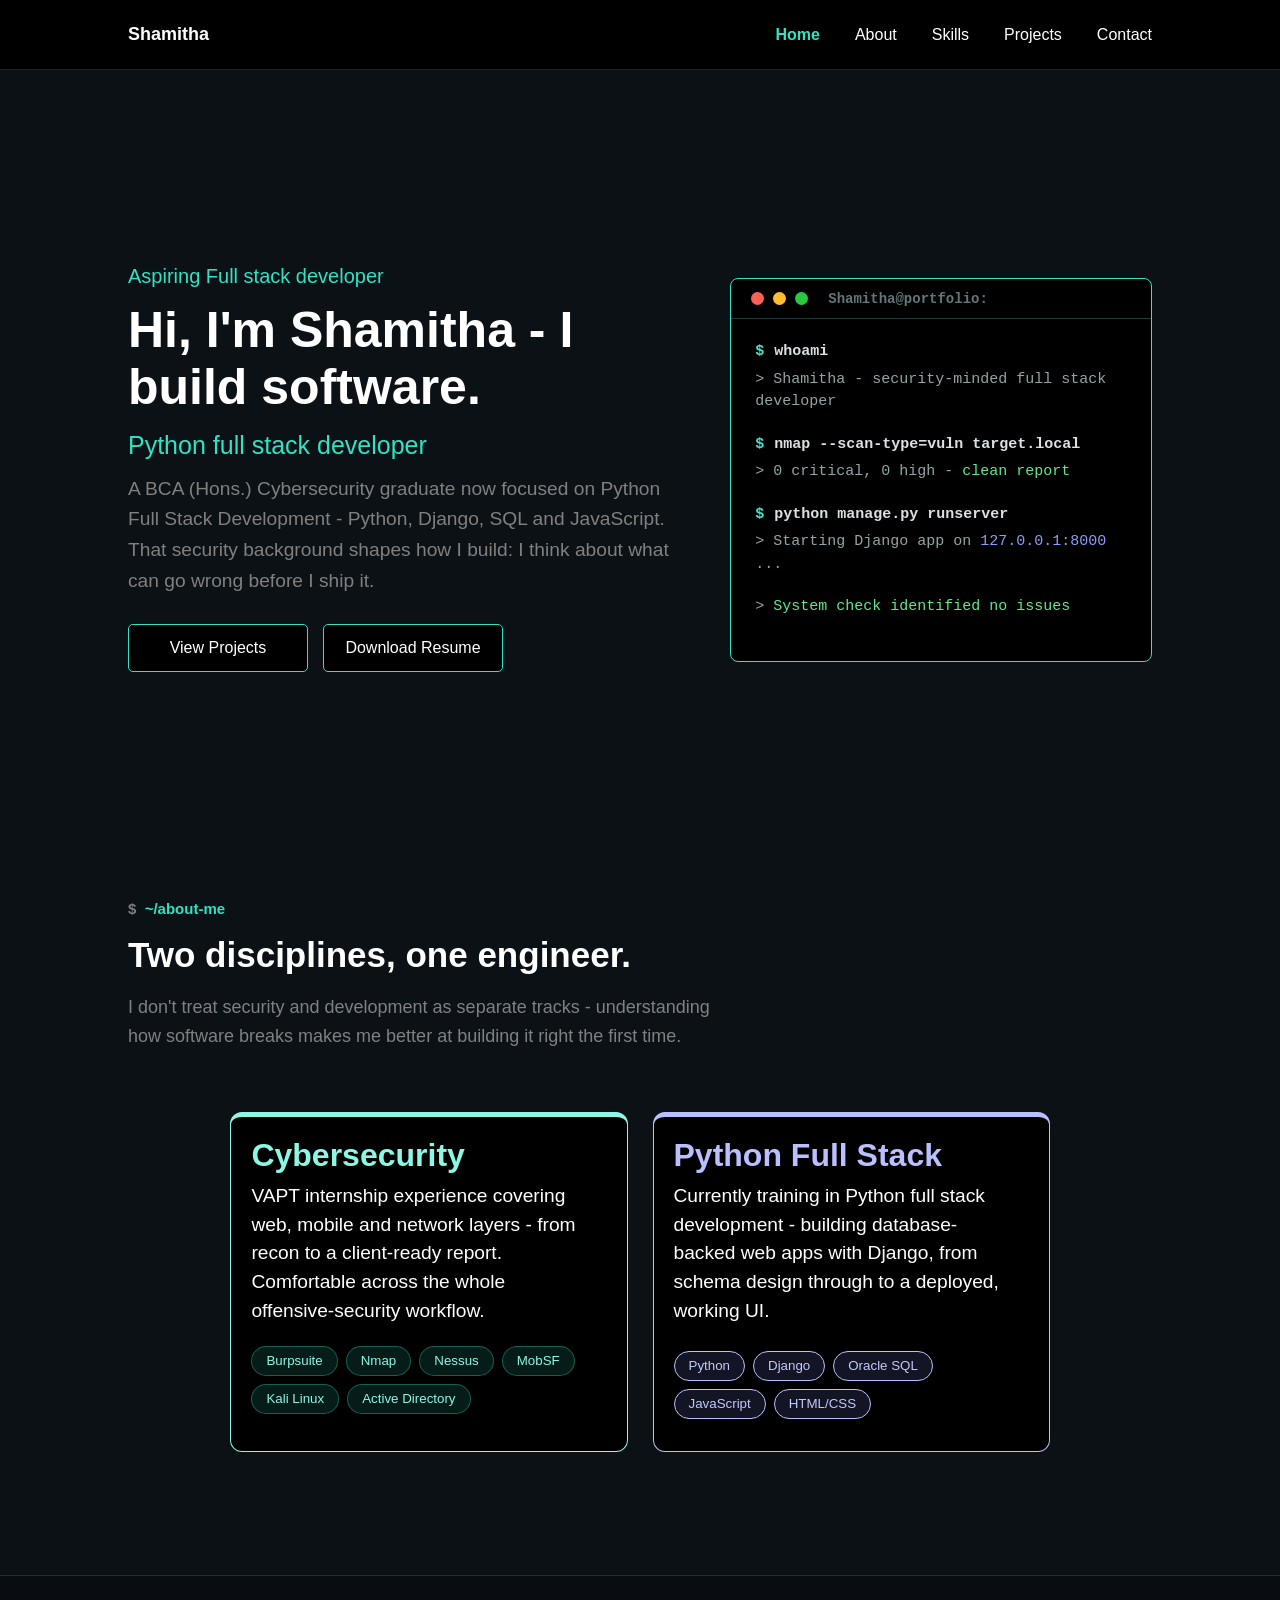
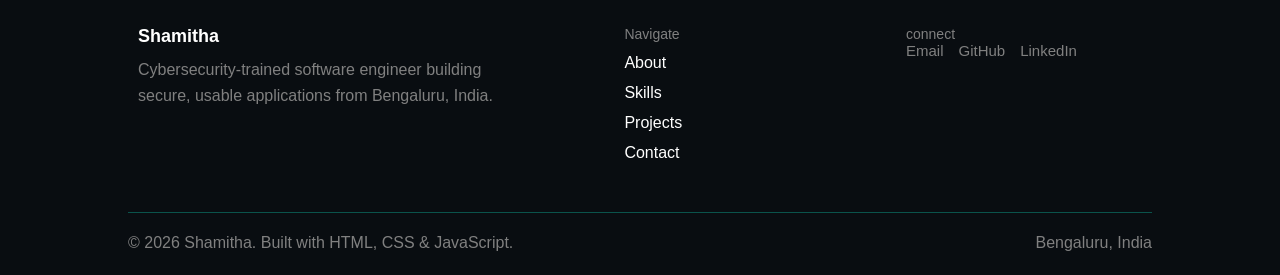
<file: index.html>
<!DOCTYPE html>
<html lang="en">
<head>
    <meta charset="UTF-8">
    <meta name="viewport" content="width=device-width, initial-scale=1.0">
    <title>Shamitha's Portfolio</title>
    <link rel="stylesheet" href="./style.css">
</head>
<body>
    <header>
        <div class="nav">
            <div class="nav_inner">
                <a href="./index.html" class="logo">
                    Shamitha
                </a>
                <div class="menu" id="menu">
                    <a href="index.html" class="active">Home</a>
                    <a href="./about.html">About</a>
                    <a href="./skills.html">Skills</a>
                    <a href="./projects.html">Projects</a>
                    <a href="./contact.html">Contact</a>
                </div>

                <button class="hamburger" id="hamburger" aria-label="Open navigation menu" aria-expanded="false">
                    <span></span>
                    <span></span>
                    <span></span>
                </button>
            </div>
        </div>
    </header>
    <div class="main">
        <div class="main_con1">
            <div class="c1">
                <div class="tagline">Aspiring Full stack developer</div>
                <h1>Hi, I'm Shamitha - I build software.</h1>
                <h4>Python full stack developer</h4>
                <div class="intro">
                    A BCA (Hons.) Cybersecurity graduate now focused on Python Full Stack Development - Python, Django, SQL and JavaScript. That security background shapes how I build: I think about what can go wrong before I ship it.
                </div>
                <div class="btn">
                    <a href="./projects.html">View Projects</a>
                    <a download href="./assets/resume.pdf">Download Resume</a>
                </div>
            </div>
            <div class="c2">
                <div class="terminal-header">
                    <div class="dots">
                        <span class="dot red"></span>
                        <span class="dot yellow"></span>
                        <span class="dot green"></span>
                    </div>

                    <span class="terminal-title">Shamitha@portfolio:</span>
                </div>

                <div class="terminal-content">
                    <div class="command">
                        <span class="prompt">$</span>
                        <span>whoami</span>
                    </div>
                    <p class="output">
                        &gt; Shamitha - security-minded full stack developer
                    </p>

                    <div class="command">
                        <span class="prompt">$</span>
                        <span>nmap --scan-type=vuln target.local</span>
                    </div>

                    <p class="output">
                        &gt; 0 critical, 0 high -
                        <span class="green-text">clean report</span>
                    </p>

                    <div class="command">
                        <span class="prompt">$</span>
                        <span>python manage.py runserver</span>
                    </div>

                    <p class="output">
                        &gt; Starting Django app on
                        <span class="blue-text">127.0.0.1:8000</span> ...
                    </p>

                    <p class="output">
                        &gt; <span class="green-text">System check identified no issues</span>
                    </p>

                </div>

            </div>
        </div>
        <div class="main_con2">
            <h5><span style="color: gray;">$</span>&nbsp;&nbsp;~/about-me</h5>
            <h1>Two disciplines, one engineer.</h1>
            <h3>I don't treat security and development 
                as separate tracks - understanding how software breaks makes me better at building it right the first time.</h3>
            <div class="c1">
                <div class="cyber">
                    <h1>Cybersecurity</h1>
                    <h3>VAPT internship experience covering web, mobile and network layers - from recon to a client-ready report. Comfortable across the whole offensive-security workflow.</h3>
                    <div class="skills">
                        <button>Burpsuite</button>
                        <button>Nmap</button>
                        <button>Nessus</button>
                        <button>MobSF</button>
                        <button>Kali Linux</button>
                        <button>Active Directory</button>
                    </div>
                </div>
                <div class="python">
                    <h1>Python Full Stack</h1>
                    <h3>Currently training in Python full stack development - building database-backed web apps with Django, from schema design through to a deployed, working UI.</h3>
                    <div class="skills" id="ps">
                        <button>Python</button>
                        <button>Django</button>
                        <button>Oracle SQL</button>
                        <button>JavaScript</button>
                        <button>HTML/CSS</button>
                    </div>
                </div>
            </div>
        </div>
    </div>
    <footer>
        <div class="footer_box">
            <div class="c1">
                <a href="index.html">Shamitha</a>
                <p style="padding-top: 10px;">
                    Cybersecurity-trained software engineer building secure, usable applications from Bengaluru, India.
                </p>
            </div>
            <div class="c2">
                <p>Navigate</p>
                <a href="about.html">About</a>
                <a href="skills.html">Skills</a>
                <a href="projects.html">Projects</a>
                <a href="contact.html">Contact</a>
            </div>
            <div class="c3">
                <p>connect</p>
                <div class="links">
                    <a href="mailto:shamithamudur@gmail.com">Email</a>
                    <a href="https://github.com/Shamitha-2330">GitHub</a>
                    <a href="https://linkedin.com/in/shamitha30/">LinkedIn</a>
                </div>
            </div>
        </div>
        <div class="footer_bar">
            <div class="b1">© 2026 Shamitha. Built with HTML, CSS & JavaScript.</div>
            <div class="b2">Bengaluru, India</div>
        </div>
    </footer>

<script>
    const hamburger = document.getElementById("hamburger");
    const menu = document.getElementById("menu");

    hamburger.addEventListener("click", function () {
        const isOpen = menu.classList.toggle("active");

        hamburger.classList.toggle("active");

        hamburger.setAttribute("aria-expanded", isOpen);
    });
    menu.querySelectorAll("a").forEach(link => {
        link.addEventListener("click", function () {
            menu.classList.remove("active");
            hamburger.classList.remove("active");
            hamburger.setAttribute("aria-expanded", "false");
        });
    });
</script>
</body>
</html>
</file>
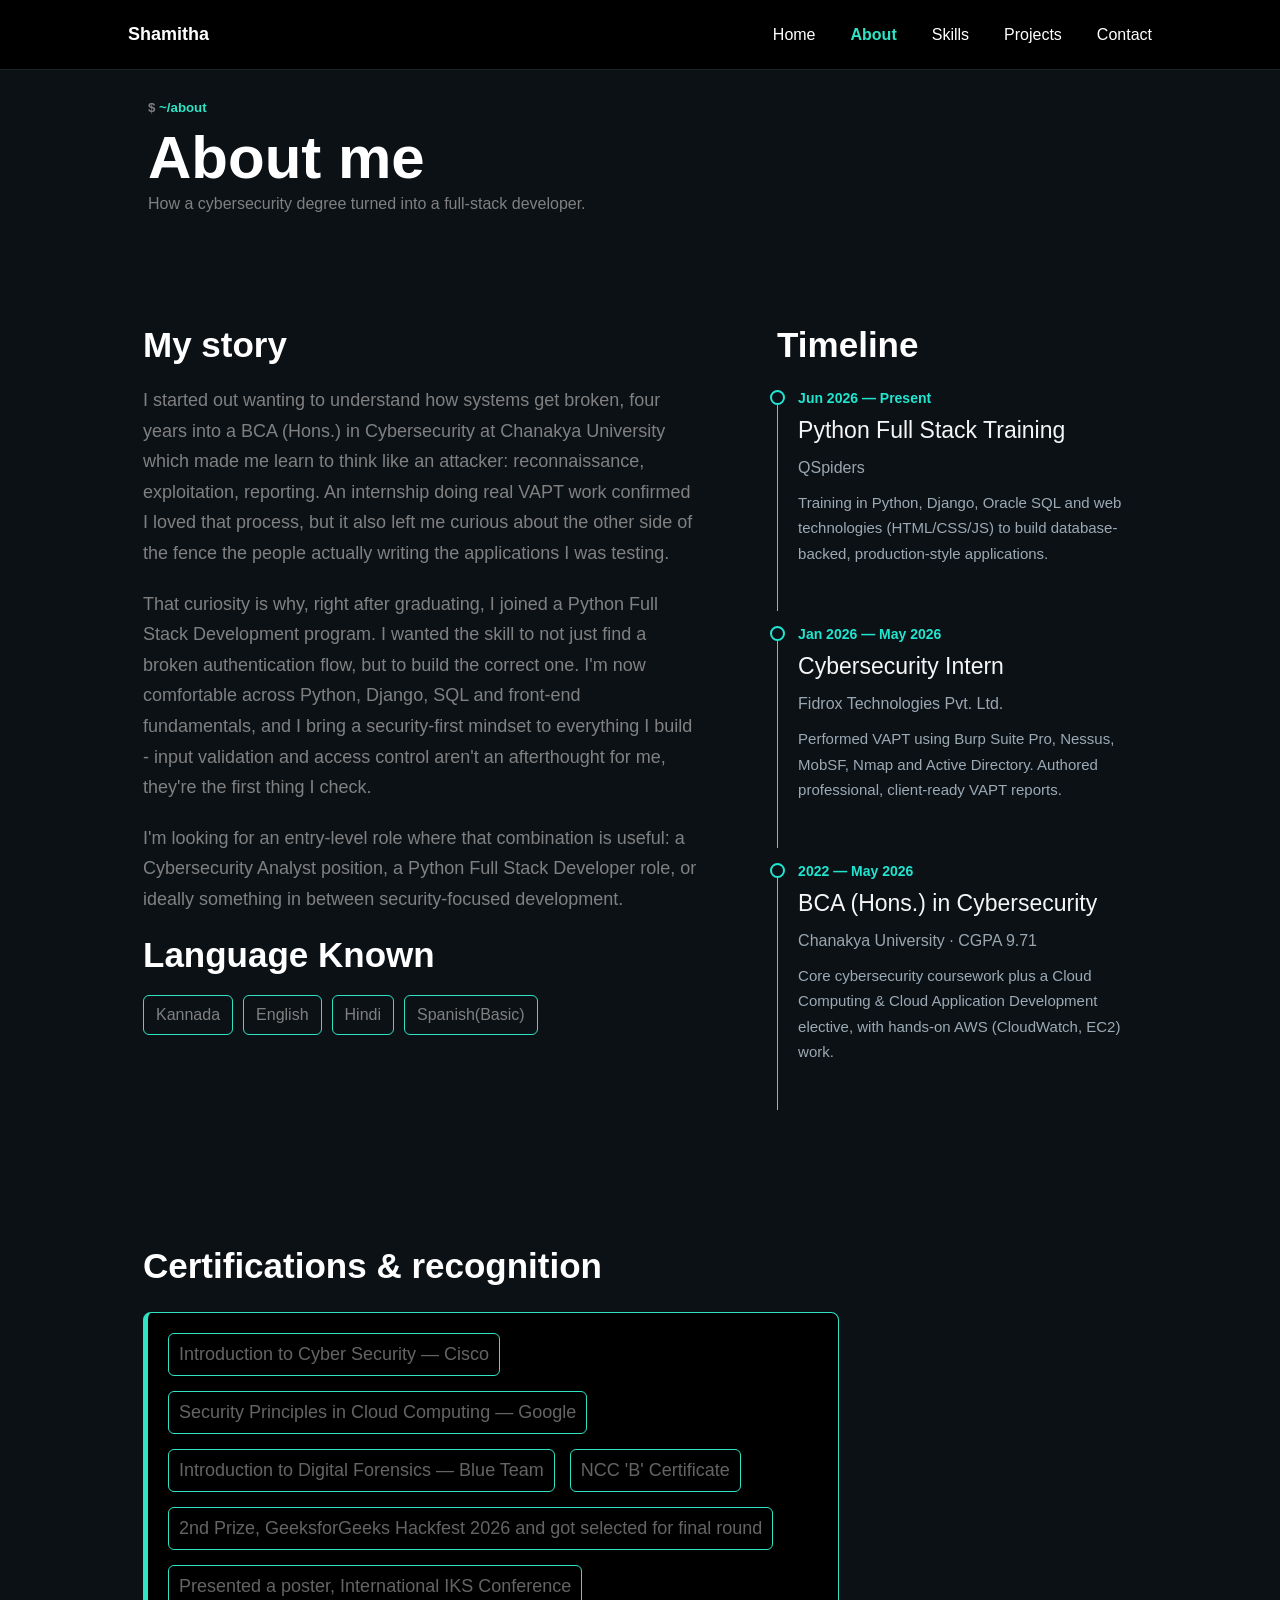
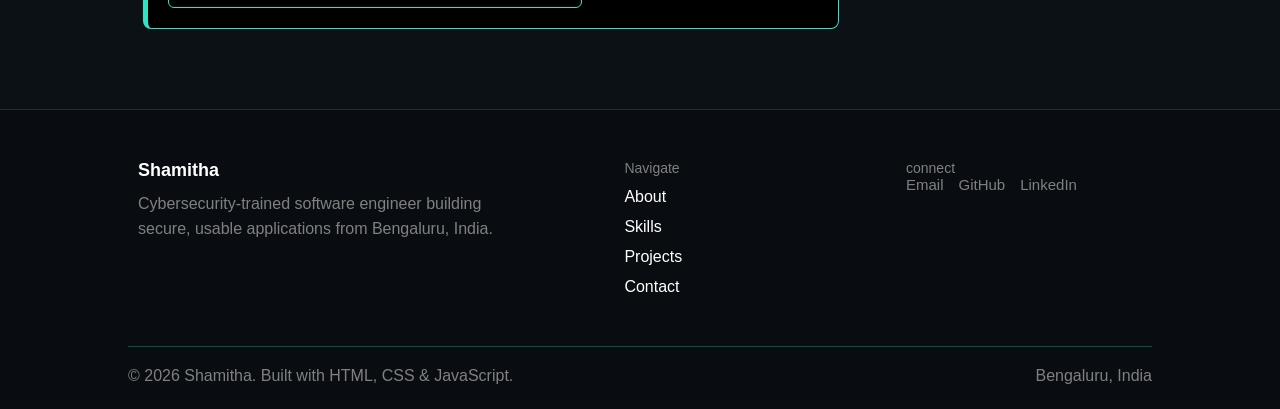
<file: about.html>
<!DOCTYPE html>
<html lang="en">
<head>
    <meta charset="UTF-8">
    <meta name="viewport" content="width=device-width, initial-scale=1.0">
    <title>Shamitha's Portfolio</title>
    <link rel="stylesheet" href="./style.css">
    <link rel="stylesheet" href="./about.css">
</head>
<body>
    <header>
        <div class="nav">
            <div class="nav_inner">
                <a href="./index.html" class="logo">
                    Shamitha
                </a>
                <div class="menu" id="menu">
                    <a href="index.html">Home</a>
                    <a href="./about.html" class="active">About</a>
                    <a href="./skills.html">Skills</a>
                    <a href="./projects.html">Projects</a>
                    <a href="./contact.html">Contact</a>
                </div>

                <button class="hamburger" id="hamburger" aria-label="Open navigation menu" aria-expanded="false">
                    <span></span>
                    <span></span>
                    <span></span>
                </button>
            </div>
        </div>
    </header>


    <div class="about_main">
        <div class="acon1">
            <h5><span style="color: gray;">$</span> ~/about</h5>
            <h1>About me</h1>
            <p>How a cybersecurity degree turned into a full-stack developer.</p>
        </div>
        <div class="acon2">
            <div class="b1">
                <h1>My story</h1>
                <p>I started out wanting to understand how systems get broken, four years into a BCA (Hons.) in Cybersecurity at Chanakya University which made me learn to think like an attacker: reconnaissance, exploitation, reporting. An internship doing real VAPT work confirmed I loved that process, but it also left me curious about the other side of the fence the people actually writing the applications I was testing.</p>
                <p>That curiosity is why, right after graduating, I joined a Python Full Stack Development program. I wanted the skill to not just find a broken authentication flow, but to build the correct one. I'm now comfortable across Python, Django, SQL and front-end fundamentals, and I bring a security-first mindset to everything I build - input validation and access control aren't an afterthought for me, they're the first thing I check.</p>
                <p>I'm looking for an entry-level role where that combination is useful: a Cybersecurity Analyst position, a Python Full Stack Developer role, or ideally something in between security-focused development.</p>
                <h1>Language Known</h1>
                    <ul class="skills">
                        <li>Kannada</li>
                        <li>English</li>
                        <li>Hindi</li>
                        <li>Spanish(Basic)</li>
                    </ul>
            </div>
            
            <div class="b2">
                <h1>Timeline</h1>
                <div class="timeline">
                    <div class="timeline-item">
                        <div class="timeline-dot"></div>
                        <div class="content">
                            <div class="date">Jun 2026 — Present</div>
                            <h2>Python Full Stack Training</h2>
                            <div class="company">QSpiders</div>
                            <p>
                                Training in Python, Django, Oracle SQL and web
                                technologies (HTML/CSS/JS) to build database-backed,
                                production-style applications.
                            </p>
                        </div>
                    </div>
                </div>

                <div class="timeline">
                    <div class="timeline-item">
                        <div class="timeline-dot"></div>
                        <div class="content">
                            <div class="date">Jan 2026 — May 2026</div>
                            <h2>Cybersecurity Intern</h2>
                            <div class="company">Fidrox Technologies Pvt. Ltd.</div>
                            <p>
                               Performed VAPT using Burp Suite Pro, Nessus, MobSF, Nmap and Active Directory. 
                               Authored professional, client-ready VAPT reports.
                            </p>
                        </div>
                    </div>
                </div>

                <div class="timeline">
                    <div class="timeline-item">
                        <div class="timeline-dot"></div>
                        <div class="content">
                            <div class="date">2022 — May 2026</div>
                            <h2>BCA (Hons.) in Cybersecurity</h2>
                            <div class="company">Chanakya University · CGPA 9.71</div>
                            <p>
                                Core cybersecurity coursework plus a Cloud Computing & Cloud Application Development elective,
                                 with hands-on AWS (CloudWatch, EC2) work.
                            </p>
                        </div>
                    </div>
                </div>

            </div>
        </div>


        <div class="acon3">
            <h1>Certifications & recognition</h1>
            <div class="box">
                <ul class="cert">
                    <li>Introduction to Cyber Security — Cisco</li>
                    <li>Security Principles in Cloud Computing — Google</li>
                    <li>Introduction to Digital Forensics — Blue Team</li>
                    <li>NCC 'B' Certificate</li>
                    <li>2nd Prize, GeeksforGeeks Hackfest 2026 and got selected for final round</li>
                    <li>Presented a poster, International IKS Conference</li>
                </ul>
            </div>
        </div>
    </div>


    <footer>
        <div class="footer_box">
            <div class="c1">
                <a href="index.html">Shamitha</a>
                <p style="padding-top: 10px;">
                    Cybersecurity-trained software engineer building secure, usable applications from Bengaluru, India.
                </p>
            </div>
            <div class="c2">
                <p>Navigate</p>
                <a href="about.html">About</a>
                <a href="skills.html">Skills</a>
                <a href="projects.html">Projects</a>
                <a href="contact.html">Contact</a>
            </div>
            <div class="c3">
                <p>connect</p>
                <div class="links">
                    <a href="mailto:shamithamudur@gmail.com">Email</a>
                    <a href="https://github.com/Shamitha-2330">GitHub</a>
                    <a href="https://linkedin.com/in/shamitha30/">LinkedIn</a>
                </div>
            </div>
        </div>
        <div class="footer_bar">
            <div class="b1">© 2026 Shamitha. Built with HTML, CSS & JavaScript.</div>
            <div class="b2">Bengaluru, India</div>
        </div>
    </footer>

<script>
    const hamburger = document.getElementById("hamburger");
    const menu = document.getElementById("menu");

    hamburger.addEventListener("click", function () {
        const isOpen = menu.classList.toggle("active");

        hamburger.classList.toggle("active");

        hamburger.setAttribute("aria-expanded", isOpen);
    });
    menu.querySelectorAll("a").forEach(link => {
        link.addEventListener("click", function () {
            menu.classList.remove("active");
            hamburger.classList.remove("active");
            hamburger.setAttribute("aria-expanded", "false");
        });
    });
</script>

</body>
</html>
</file>
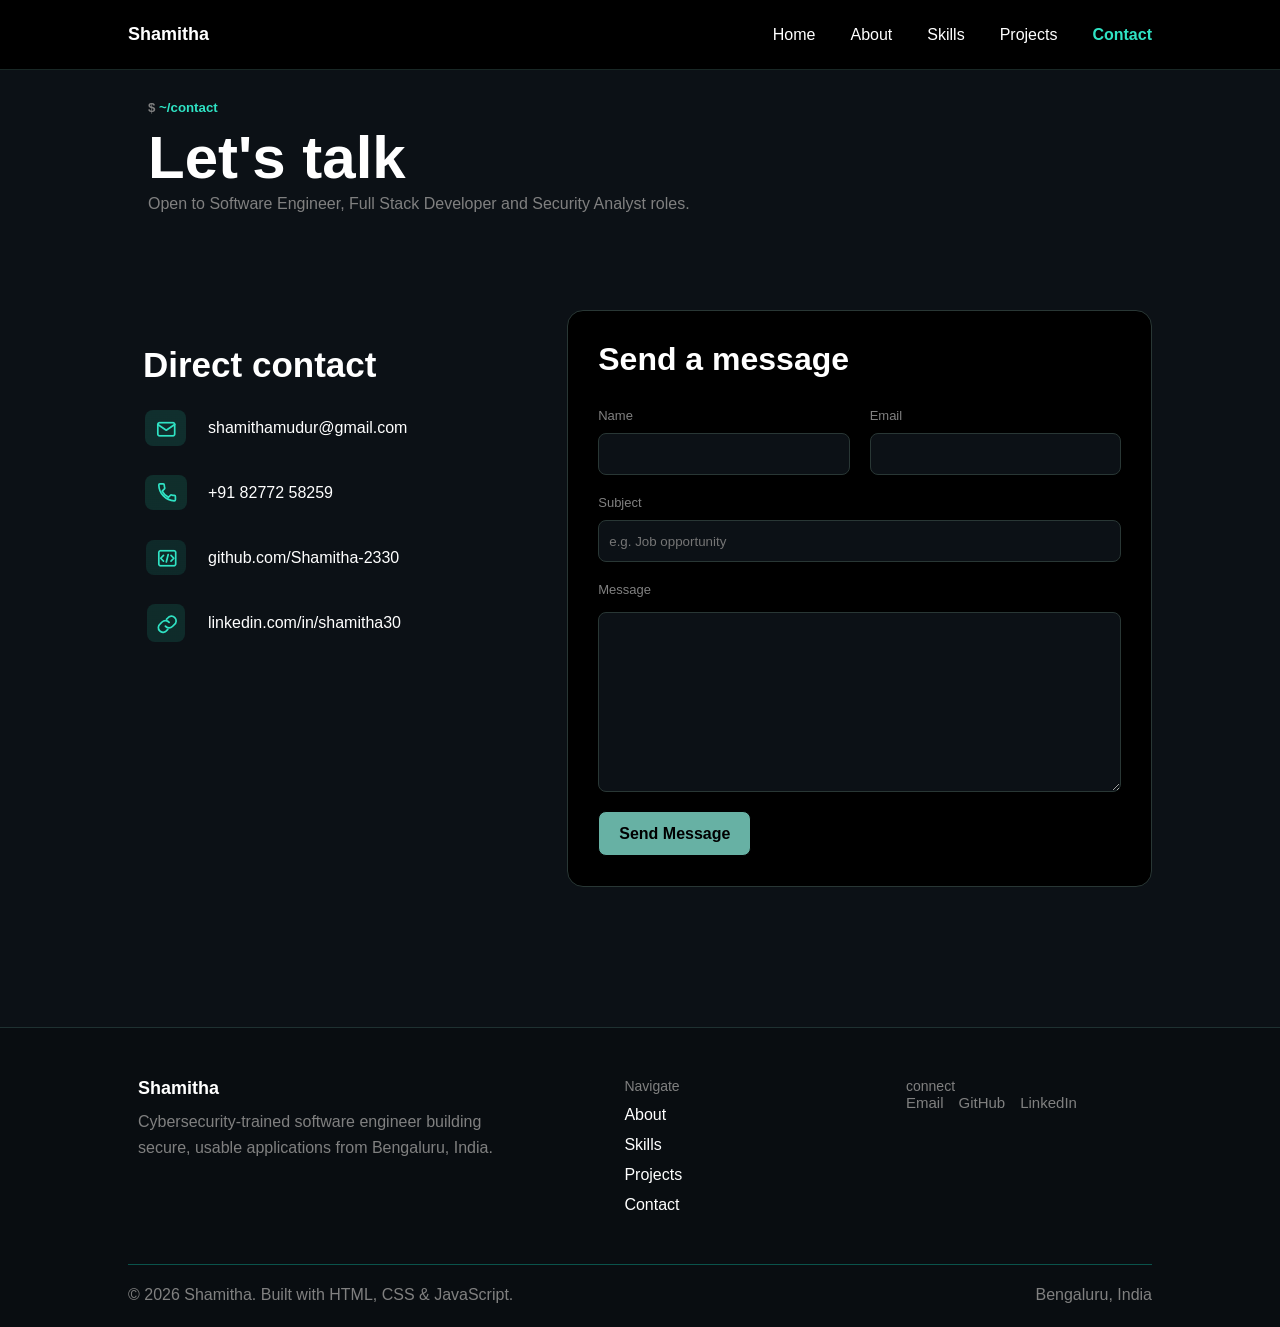
<file: contact.html>
<!DOCTYPE html>
<html lang="en">
<head>
    <meta charset="UTF-8">
    <meta name="viewport" content="width=device-width, initial-scale=1.0">
    <title>Shamitha's Portfolio</title>
    <link rel="stylesheet" href="./style.css">
    <link rel="stylesheet" href="./contact.css">
</head>
<body>
    <header>
        <div class="nav">
            <div class="nav_inner">
                <a href="./index.html" class="logo">
                    Shamitha
                </a>
                <div class="menu" id="menu">
                    <a href="index.html">Home</a>
                    <a href="./about.html">About</a>
                    <a href="./skills.html">Skills</a>
                    <a href="./projects.html">Projects</a>
                    <a href="./contact.html" class="active">Contact</a>
                </div>

                <button class="hamburger" id="hamburger" aria-label="Open navigation menu" aria-expanded="false">
                    <span></span>
                    <span></span>
                    <span></span>
                </button>
            </div>
        </div>
    </header>


    <div class="main_contact">
        <div class="c_con1">
            <h5><span style="color: gray;">$</span> ~/contact</h5>
            <h1>Let's talk</h1>
            <p>Open to Software Engineer, Full Stack Developer and Security Analyst roles.</p>
        </div>
        <div class="c_con2">
            <div class="b1">
                <h2>Direct contact</h2>
                <div class="contact">
                    <div class="icon"><img src="./Images/mail.png"></div>
                    <div class="text">
                        <a href="mailto:shamithamudur@gmail.com">shamithamudur@gmail.com</a>
                    </div>
                </div>
                <div class="contact">
                    <div class="icon"><img src="./Images/call.png"></div>
                    <div class="text">
                        <a href="tel:8277258259">+91 82772 58259</a>
                    </div>
                </div>
                <div class="contact">
                    <div class="icon"><img src="./Images/contact_github.png"></div>
                    <div class="text">
                        <a href="https://github.com/Shamitha-2330">github.com/Shamitha-2330</a>
                    </div>
                </div>
                <div class="contact">
                    <div class="icon"><img src="./Images/contact_linkedin.png"></div>
                    <div class="text">
                        <a href="https://linkedin.com/in/shamitha30/">linkedin.com/in/shamitha30</a>
                    </div>
                </div>
            </div>
            <div class="b2">
                <form method="POST" action="https://formspree.io/f/moevppqw" class="form_box" id="contactForm">
                    <h1>Send a message</h1>
                    <div class="form_row">
                        <div class="form_field">
                            <label for="name" >Name</label>
                            <input type="text" name="name" required>
                        </div>
                        <div class="form_field">
                            <label>Email</label>
                            <input type="email" name="email" required>
                        </div>
                    </div>
                    <label for="subject">Subject</label>
                    <input type="text" placeholder="e.g. Job opportunity" name="subject" required>
                    <label>Message</label>
                    <textarea  rows="8" name="message" required></textarea>
                    <button>Send Message</button>
                </form>
            </div>
        </div>
    </div>

    <footer>
        <div class="footer_box">
            <div class="c1">
                <a href="index.html">Shamitha</a>
                <p style="padding-top: 10px;">
                    Cybersecurity-trained software engineer building secure, usable applications from Bengaluru, India.
                </p>
            </div>
            <div class="c2">
                <p>Navigate</p>
                <a href="about.html">About</a>
                <a href="skills.html">Skills</a>
                <a href="projects.html">Projects</a>
                <a href="contact.html">Contact</a>
            </div>
            <div class="c3">
                <p>connect</p>
                <div class="links">
                    <a href="mailto:shamithamudur@gmail.com">Email</a>
                    <a href="https://github.com/Shamitha-2330">GitHub</a>
                    <a href="https://linkedin.com/in/shamitha30/">LinkedIn</a>
                </div>
            </div>
        </div>
        <div class="footer_bar">
            <div class="b1">© 2026 Shamitha. Built with HTML, CSS & JavaScript.</div>
            <div class="b2">Bengaluru, India</div>
        </div>
    </footer>


<script>
const form = document.getElementById("contactForm");

form.addEventListener("submit", async function(event) {
    event.preventDefault();

    const button = form.querySelector("button");
    button.disabled = true;
    button.textContent = "Sending...";

    try {
        const response = await fetch(form.action, {
            method: "POST",
            body: new FormData(form),
            headers: {
                "Accept": "application/json"
            }
        });

        if (response.ok) {
            // Refresh the current page
            window.location.reload();
        } else {
            alert("Something went wrong. Please try again.");
            button.disabled = false;
            button.textContent = "Send Message";
        }

    } catch (error) {
        alert("Something went wrong. Please try again.");
        button.disabled = false;
        button.textContent = "Send Message";
    }
});

const hamburger = document.getElementById("hamburger");
const menu = document.getElementById("menu");

hamburger.addEventListener("click", function () {
    const isOpen = menu.classList.toggle("active");
    hamburger.classList.toggle("active");
    hamburger.setAttribute("aria-expanded", isOpen);
});
menu.querySelectorAll("a").forEach(link => {
    link.addEventListener("click", function () {
        menu.classList.remove("active");
        hamburger.classList.remove("active");
        hamburger.setAttribute("aria-expanded", "false");
    });
});
</script>
</body>
</html>
</file>
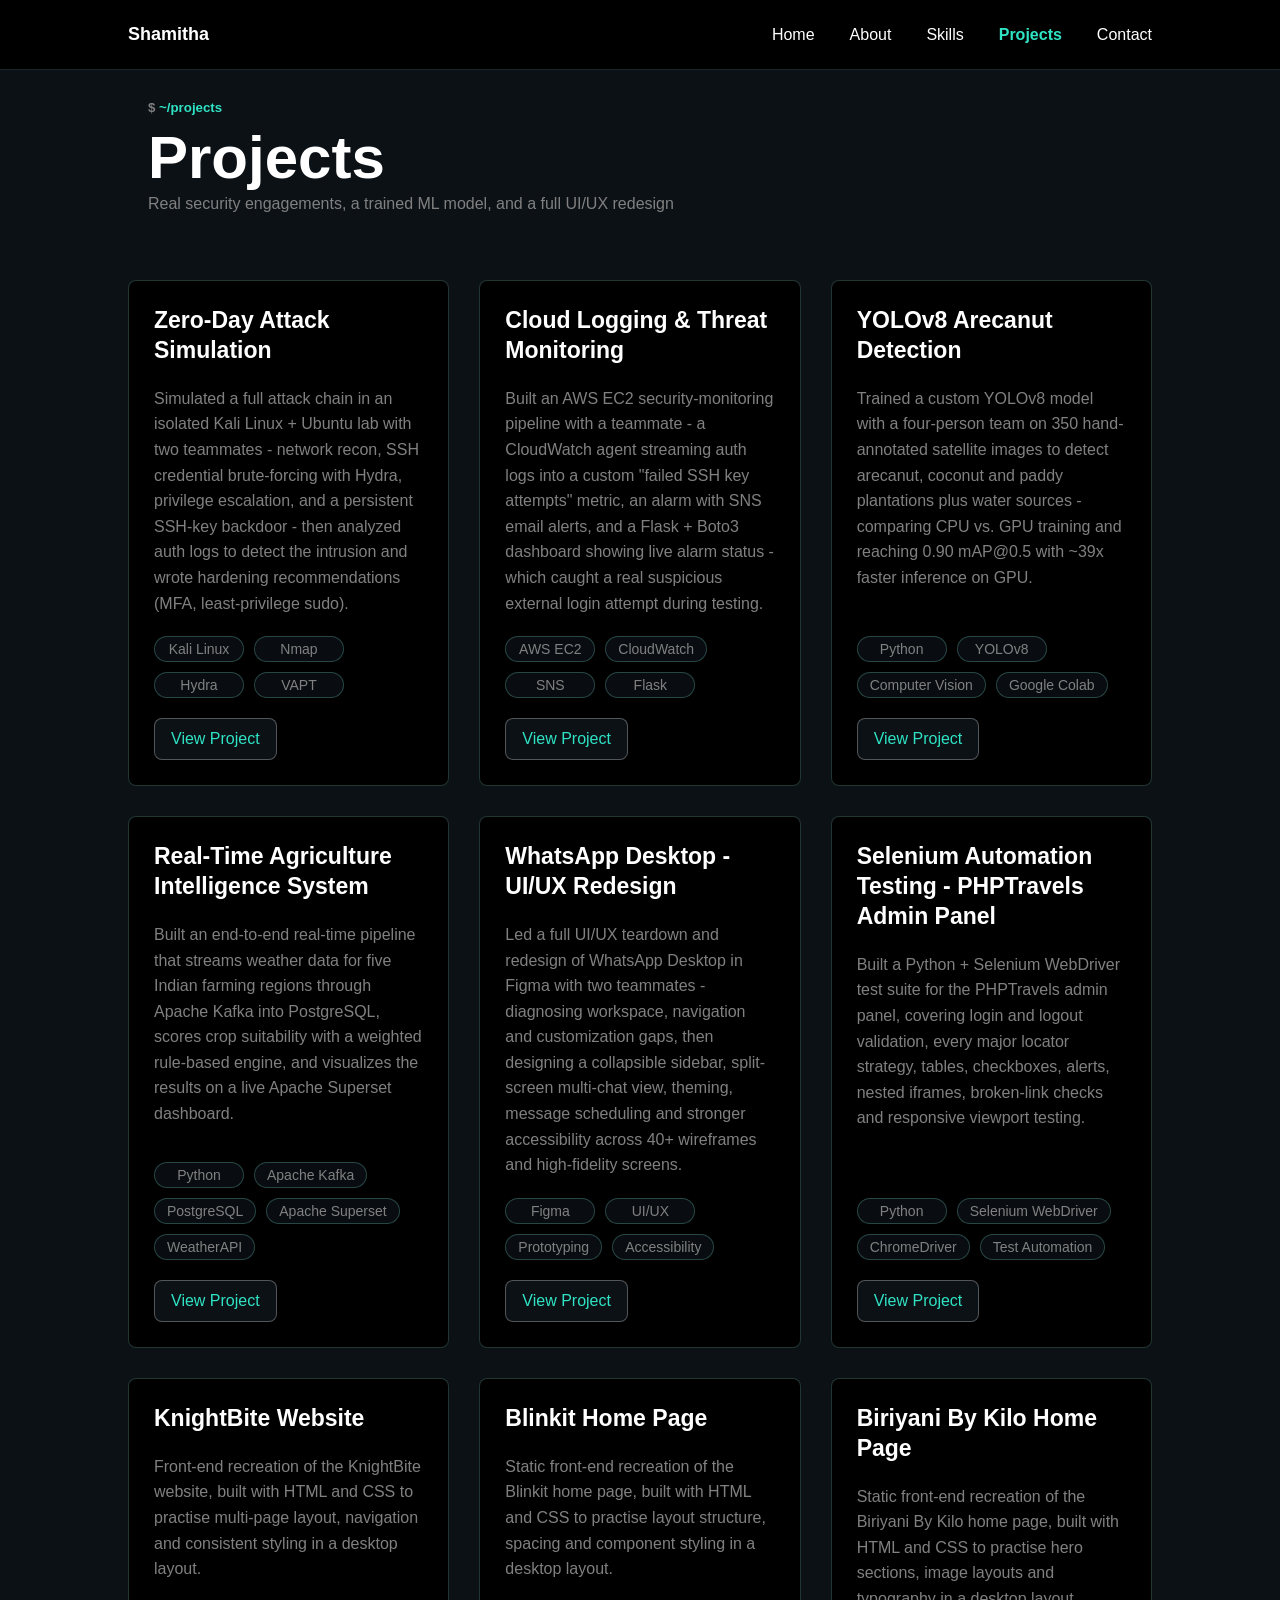
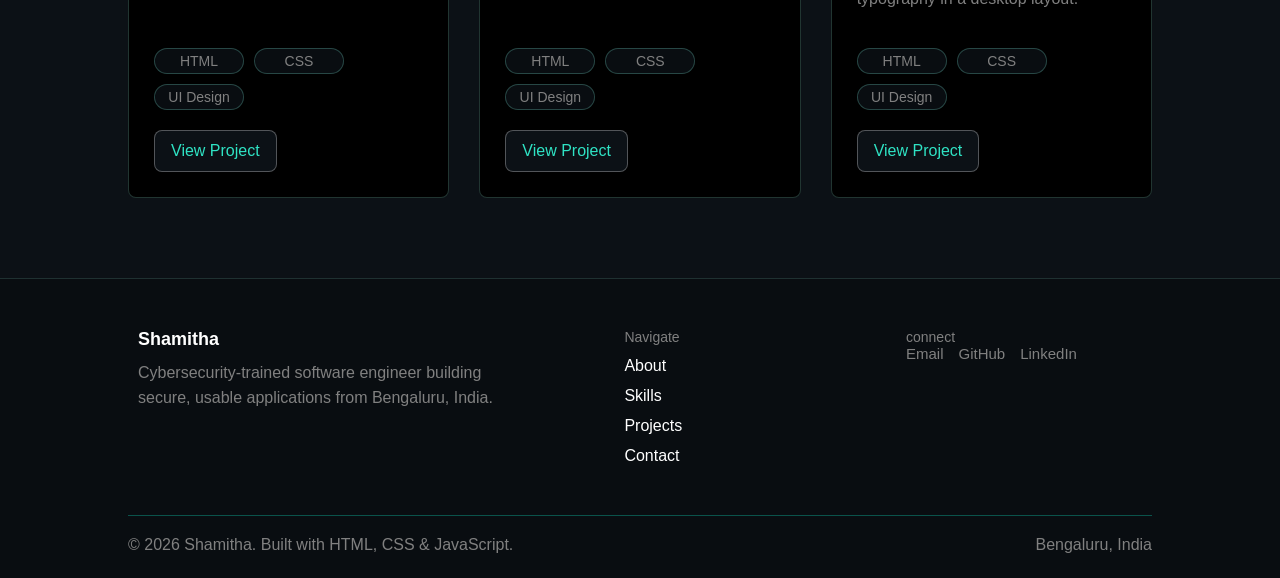
<file: projects.html>
<!DOCTYPE html>
<html lang="en">
<head>
    <meta charset="UTF-8">
    <meta name="viewport" content="width=device-width, initial-scale=1.0">
    <title>Shamitha's Portfolio</title>
    <link rel="stylesheet" href="./style.css">
    <link rel="stylesheet" href="./projects.css">
</head>
<body>
    <header>
        <div class="nav">
            <div class="nav_inner">
                <a href="./index.html" class="logo">
                    Shamitha
                </a>
                <div class="menu" id="menu">
                    <a href="index.html">Home</a>
                    <a href="./about.html">About</a>
                    <a href="./skills.html">Skills</a>
                    <a href="./projects.html" class="active">Projects</a>
                    <a href="./contact.html">Contact</a>
                </div>

                <button class="hamburger" id="hamburger" aria-label="Open navigation menu" aria-expanded="false">
                    <span></span>
                    <span></span>
                    <span></span>
                </button>
            </div>
        </div>
    </header>


    <div class="projects_main">
        <div class="pcon1">
            <h5><span style="color: gray;">$</span> ~/projects</h5>
            <h1>Projects</h1>
            <p>Real security engagements, a trained ML model, and a full UI/UX redesign </p>
        </div>
        <div class="pcon2">
            <div class="box">
                <h2>Zero-Day Attack Simulation</h2> 
                <p>Simulated a full attack chain in an isolated Kali Linux + Ubuntu lab with two teammates - 
                    network recon, SSH credential brute-forcing with Hydra, privilege escalation, 
                    and a persistent SSH-key backdoor - then analyzed auth logs to detect the intrusion and wrote hardening recommendations (MFA, least-privilege sudo).</p>
                <div class="tech">
                    <div>Kali Linux</div>
                    <div>Nmap</div>
                    <div>Hydra</div>
                    <div>VAPT</div>
                </div>
                <a href="https://github.com/Shamitha-2330/Zero-Day-Attack-Simulation-and-Detection" class="link" target="_blank">View Project</a>
            </div>
            <div class="box">
                <h3>Cloud Logging & Threat Monitoring</h3>
                <p>Built an AWS EC2 security-monitoring pipeline with a teammate - a CloudWatch agent streaming auth logs into a custom "failed SSH key attempts" metric, an alarm with SNS email alerts, and a Flask + Boto3 dashboard showing live alarm status - which caught a real suspicious external login attempt during testing.</p>
                <div class="tech">
                    <div>AWS EC2</div>
                    <div>CloudWatch</div>
                    <div>SNS</div>
                    <div>Flask</div>
                </div>
                <a href="https://github.com/Shamitha-2330/Cloud-Logging-and-Threat-Monitoring-AWS" class="link" target="_blank">View Project</a>
            </div>
            <div class="box">
                <h3>YOLOv8 Arecanut Detection</h3>
                <p>Trained a custom YOLOv8 model with a four-person team on 350 hand-annotated satellite images to detect arecanut, coconut and paddy plantations plus water sources - comparing CPU vs. GPU training and reaching 0.90 mAP@0.5 with ~39x faster inference on GPU.</p>
                <div class="tech">
                    <div>Python</div>
                    <div>YOLOv8</div>
                    <div>Computer Vision</div>
                    <div>Google Colab</div>
                </div>
                <a href="https://drive.google.com/drive/folders/1xwY0QIBJZr_eiQDvZEr-cp-mJNhhh4rT" class="link" target="_blank">View Project</a>
            </div>
            <div class="box">
                <h3>Real-Time Agriculture Intelligence System</h3>
                <p>Built an end-to-end real-time pipeline that streams weather data for five Indian farming regions through Apache Kafka into PostgreSQL, scores crop suitability with a weighted rule-based engine, and visualizes the results on a live Apache Superset dashboard.</p>
                <div class="tech">
                    <div>Python</div>
                    <div>Apache Kafka</div>
                    <div>PostgreSQL</div>
                    <div>Apache Superset</div>
                    <div>WeatherAPI</div>
                </div>
                <a href="https://github.com/Shamitha-2330/Real-Time_crop_recommendation_system" class="link" target="_blank">View Project</a>
            </div>
            <div class="box">
                <h3>WhatsApp Desktop - UI/UX Redesign</h3>
                <p>Led a full UI/UX teardown and redesign of WhatsApp Desktop in Figma with two teammates - diagnosing workspace, navigation and customization gaps, then designing a collapsible sidebar, split-screen multi-chat view, theming, message scheduling and stronger accessibility across 40+ wireframes and high-fidelity screens.</p>
                <div class="tech">
                    <div>Figma</div>
                    <div>UI/UX</div>
                    <div>Prototyping</div>
                    <div>Accessibility</div>
                </div>
                <a href="https://drive.google.com/file/d/1iAIxWpEIll4alkM4z4W5rVAAshvYlsPw/view?usp=sharing" class="link" target="_blank">View Project</a>
            </div>
            <div class="box">
                <h3>Selenium Automation Testing - PHPTravels Admin Panel</h3>
                <p>Built a Python + Selenium WebDriver test suite for the PHPTravels admin panel, covering login and logout validation, every major locator strategy, tables, checkboxes, alerts, nested iframes, broken-link checks and responsive viewport testing.</p>
                <div class="tech">
                    <div>Python</div>
                    <div>Selenium WebDriver</div>
                    <div>ChromeDriver</div>
                    <div>Test Automation</div>
                </div>
                <a href="https://github.com/Shamitha-2330/selenium_phptravels_automation" class="link" target="_blank">View Project</a>
            </div>
            <div class="box">
                <h3>KnightBite Website</h3>
                <p>Front-end recreation of the KnightBite website, built with HTML and CSS to practise multi-page layout, navigation and consistent styling in a desktop layout.</p>
                <div class="tech">
                    <div>HTML</div>
                    <div>CSS</div>
                    <div>UI Design</div>
                </div>
                <a href="https://github.com/Shamitha-2330/knightbite-website-clone.git" class="link" target="_blank">View Project</a>
            </div>
            <div class="box">
                <h3>Blinkit Home Page</h3>
                <p>Static front-end recreation of the Blinkit home page, built with HTML and CSS to practise layout structure, spacing and component styling in a desktop layout.</p>
                <div class="tech">
                    <div>HTML</div>
                    <div>CSS</div>
                    <div>UI Design</div>
                </div>
                <a href="https://github.com/Shamitha-2330/blinkit-homepage-clone.git" class="link" target="_blank">View Project</a>
            </div>
            <div class="box">
                <h3>Biriyani By Kilo Home Page</h3>
                <p>Static front-end recreation of the Biriyani By Kilo home page, built with HTML and CSS to practise hero sections, image layouts and typography in a desktop layout.</p>
                <div class="tech">
                    <div>HTML</div>
                    <div>CSS</div>
                    <div>UI Design</div>
                </div>
                <a href="https://github.com/Shamitha-2330/biriyani-by-kilo-clone.git" class="link" target="_blank">View Project</a>
            </div>
        </div>
    </div>


    <footer>
        <div class="footer_box">
            <div class="c1">
                <a href="index.html">Shamitha</a>
                <p style="padding-top: 10px;">
                    Cybersecurity-trained software engineer building secure, usable applications from Bengaluru, India.
                </p>
            </div>
            <div class="c2">
                <p>Navigate</p>
                <a href="about.html">About</a>
                <a href="skills.html">Skills</a>
                <a href="projects.html">Projects</a>
                <a href="contact.html">Contact</a>
            </div>
            <div class="c3">
                <p>connect</p>
                <div class="links">
                    <a href="mailto:shamithamudur@gmail.com" target="_blank">Email</a>
                    <a href="https://github.com/Shamitha-2330" target="_blank">GitHub</a>
                    <a href="https://linkedin.com/in/shamitha30/" target="_blank">LinkedIn</a>
                </div>
            </div>
        </div>
        <div class="footer_bar">
            <div class="b1">© 2026 Shamitha. Built with HTML, CSS & JavaScript.</div>
            <div class="b2">Bengaluru, India</div>
        </div>
    </footer>

<script>
    const hamburger = document.getElementById("hamburger");
    const menu = document.getElementById("menu");

    hamburger.addEventListener("click", function () {
        const isOpen = menu.classList.toggle("active");

        hamburger.classList.toggle("active");

        hamburger.setAttribute("aria-expanded", isOpen);
    });
    menu.querySelectorAll("a").forEach(link => {
        link.addEventListener("click", function () {
            menu.classList.remove("active");
            hamburger.classList.remove("active");
            hamburger.setAttribute("aria-expanded", "false");
        });
    });
</script>

</body>
</html>
</file>
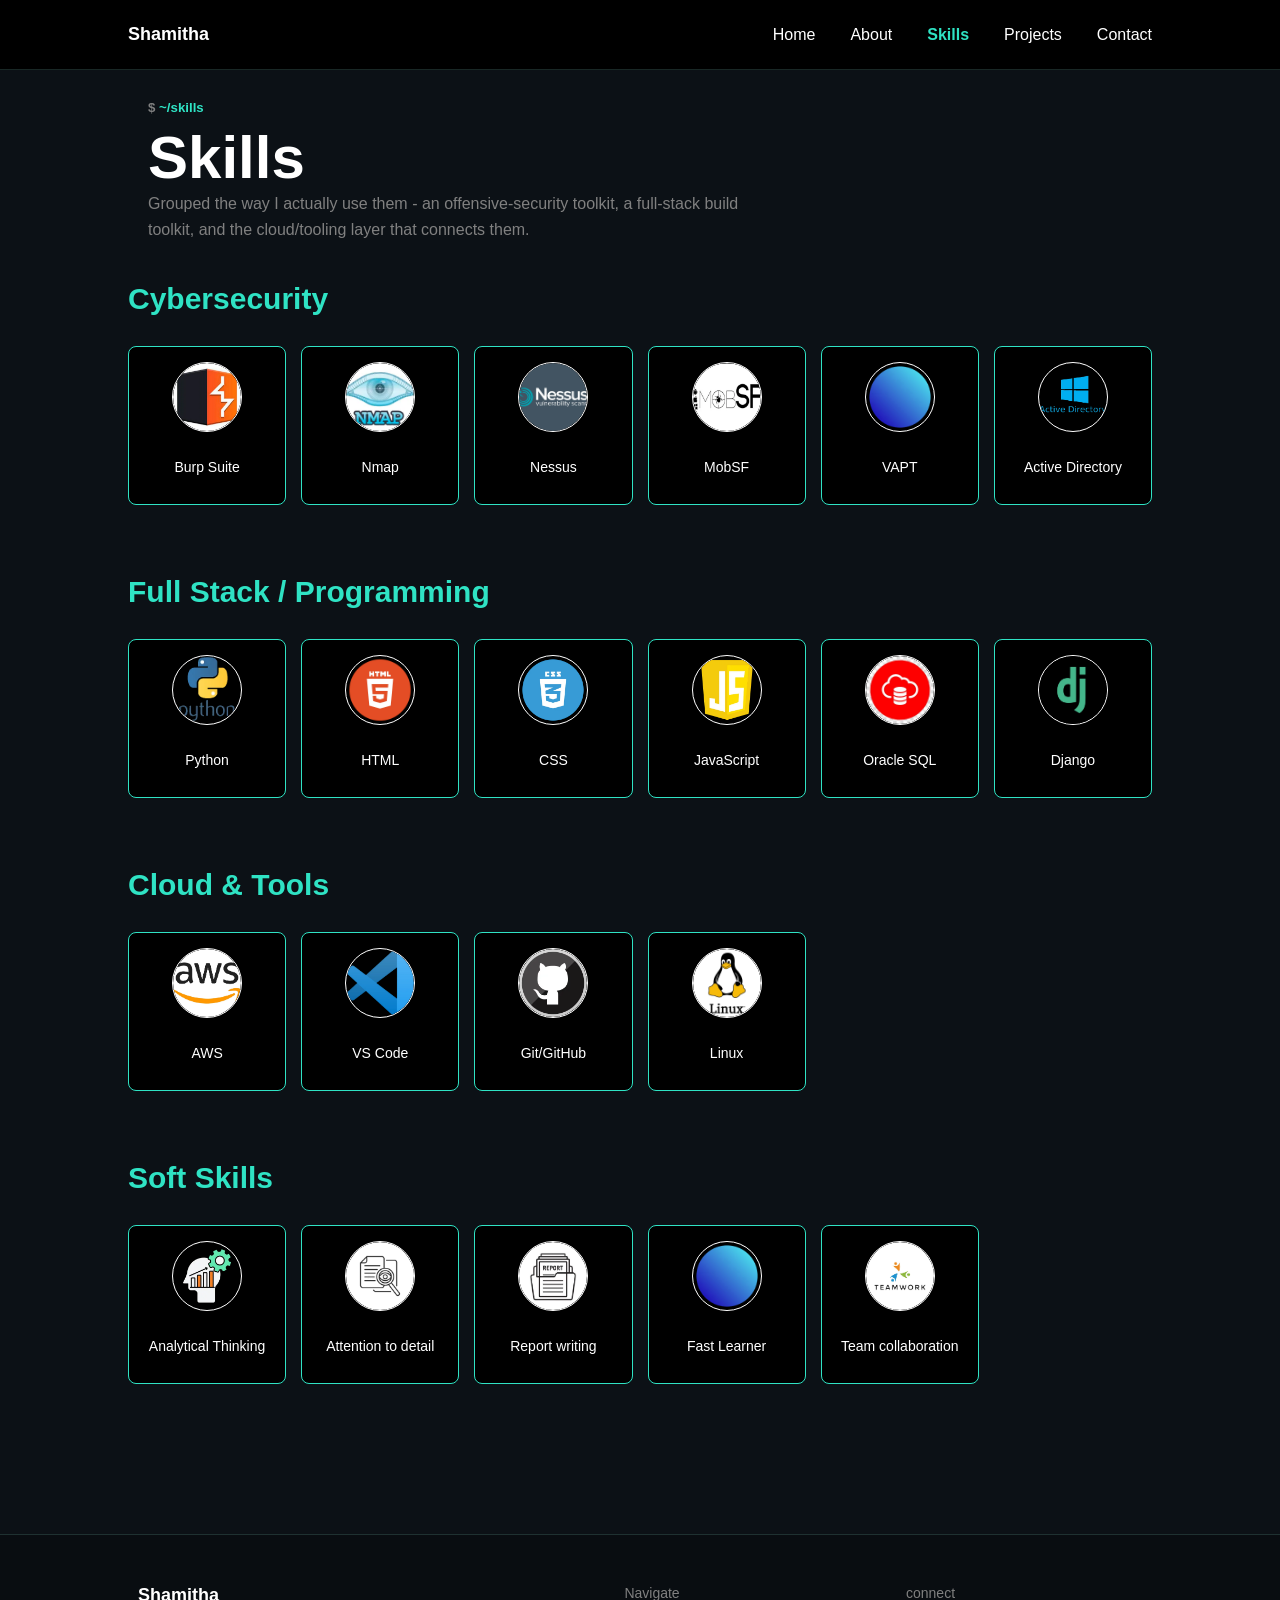
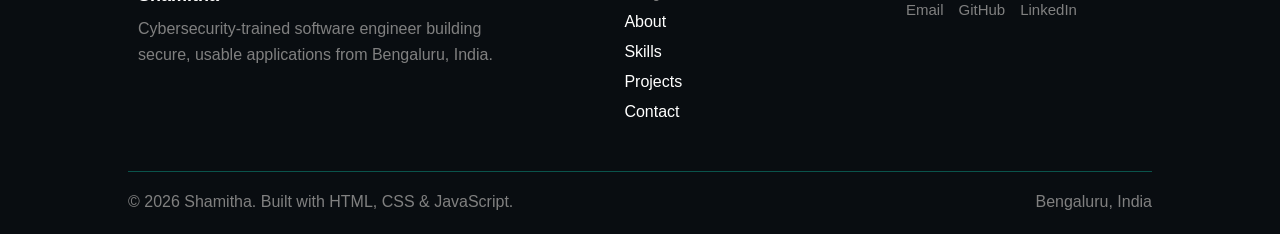
<file: skills.html>
<!DOCTYPE html>
<html lang="en">
<head>
    <meta charset="UTF-8">
    <meta name="viewport" content="width=device-width, initial-scale=1.0">
    <title>Shamitha's Portfolio</title>
    <link rel="stylesheet" href="./style.css">
    <link rel="stylesheet" href="./skills.css">
</head>
<body>
    <header>
        <div class="nav">
            <div class="nav_inner">
                <a href="./index.html" class="logo">
                    Shamitha
                </a>
                <div class="menu" id="menu">
                    <a href="index.html">Home</a>
                    <a href="./about.html">About</a>
                    <a href="./skills.html" class="active">Skills</a>
                    <a href="./projects.html">Projects</a>
                    <a href="./contact.html">Contact</a>
                </div>

                <button class="hamburger" id="hamburger" aria-label="Open navigation menu" aria-expanded="false">
                    <span></span>
                    <span></span>
                    <span></span>
                </button>
            </div>
        </div>
    </header>

    <div class="skills_main">
        <div class="scon1">
            <h5><span style="color: gray;">$</span> ~/skills</h5>
            <h1>Skills</h1>
            <p>Grouped the way I actually use them - an offensive-security toolkit, a full-stack build toolkit, and the cloud/tooling layer that connects them.</p>
        </div>
        <div class="scon2">
            <div class="box">
                <h1>Cybersecurity</h1>
                <div class="domain">
                    <div class="s1">
                        <div class="icon">
                            <img src="./Images/da6f5207ff1bd874788fd3b608770b02.webp">
                        </div>
                        <div class="head">Burp Suite</div>
                    </div>
                    <div class="s1">
                        <div class="icon"><img src="./Images/nmap-logo-1-300x164.webp"></div>
                        <div class="head">Nmap</div>
                    </div>
                    <div class="s1">
                        <div class="icon"><img src="./Images/nessus.webp"></div>
                        <div class="head">Nessus</div>
                    </div>
                    <div class="s1">
                        <div class="icon"><img src="./Images/mobsf_banner_logo.webp" alt=""></div>
                        <div class="head">MobSF</div>
                    </div>
                    <div class="s1">
                        <div class="icon"><img src="./Images/nothing.webp" alt=""></div>
                        <div class="head">VAPT</div>
                    </div>
                    <div class="s1">
                        <div class="icon"><img src="./Images/AD.webp" alt=""></div>
                        <div class="head">Active Directory</div>
                    </div>
                </div>
            </div>

            <div class="box">
                <h1>Full Stack / Programming</h1>
                <div class="domain">
                    <div class="s1">
                        <div class="icon">
                            <img src="./Images/python.webp" alt="">
                        </div>
                        <div class="head">Python</div>
                    </div>
                    <div class="s1">
                        <div class="icon"><img src="./Images/HTML.webp" alt=""></div>
                        <div class="head">HTML</div>
                    </div>
                    <div class="s1">
                        <div class="icon"><img src="./Images/css.webp" alt=""></div>
                        <div class="head">CSS</div>
                    </div>
                    <div class="s1">
                        <div class="icon"><img src="./Images/javascript.webp" alt=""></div>
                        <div class="head">JavaScript</div>
                    </div>
                    <div class="s1">
                        <div class="icon"><img src="./Images/oracle.webp" alt=""></div>
                        <div class="head">Oracle SQL</div>
                    </div>
                    <div class="s1">
                        <div class="icon"><img src="./Images/django.webp" alt=""></div>
                        <div class="head">Django</div>
                    </div>
                </div>
            </div>

            <div class="box">
                <h1>Cloud & Tools</h1>
                <div class="domain">
                    <div class="s1">
                        <div class="icon">
                            <img src="./Images/aws.webp" alt="">
                        </div>
                        <div class="head">AWS</div>
                    </div>
                    <div class="s1">
                        <div class="icon"><img src="./Images/vscode.webp" alt=""></div>
                        <div class="head">VS Code</div>
                    </div>
                    <div class="s1">
                        <div class="icon"><img src="./Images/github.webp" alt=""></div>
                        <div class="head">Git/GitHub</div>
                    </div>
                    <div class="s1">
                        <div class="icon"><img src="./Images/linux.webp" alt=""></div>
                        <div class="head">Linux</div>
                    </div>
                </div>
            </div>


            <div class="box">
                <h1>Soft Skills</h1>
                <div class="domain">
                    <div class="s1">
                        <div class="icon">
                            <img src="./Images/analytical thinking.webp" alt="">
                        </div>
                        <div class="head">Analytical Thinking</div>
                    </div>
                    <div class="s1">
                        <div class="icon"><img src="./Images/attention_to_detail.webp" alt=""></div>
                        <div class="head">Attention to detail</div>
                    </div>
                    <div class="s1">
                        <div class="icon"><img src="./Images/report.webp" alt=""></div>
                        <div class="head">Report writing</div>
                    </div>
                    <div class="s1">
                        <div class="icon"><img src="./Images/nothing.webp" alt=""></div>
                        <div class="head">Fast Learner</div>
                    </div>
                    <div class="s1">
                        <div class="icon"><img src="./Images/teamwork.webp" alt=""></div>
                        <div class="head">Team collaboration</div>
                    </div>
                </div>
            </div>
        </div>
    </div>

    <footer>
        <div class="footer_box">
            <div class="c1">
                <a href="index.html">Shamitha</a>
                <p style="padding-top: 10px;">
                    Cybersecurity-trained software engineer building secure, usable applications from Bengaluru, India.
                </p>
            </div>
            <div class="c2">
                <p>Navigate</p>
                <a href="about.html">About</a>
                <a href="skills.html">Skills</a>
                <a href="projects.html">Projects</a>
                <a href="contact.html">Contact</a>
            </div>
            <div class="c3">
                <p>connect</p>
                <div class="links">
                    <a href="mailto:shamithamudur@gmail.com">Email</a>
                    <a href="https://github.com/Shamitha-2330">GitHub</a>
                    <a href="https://linkedin.com/in/shamitha30/">LinkedIn</a>
                </div>
            </div>
        </div>
        <div class="footer_bar">
            <div class="b1">© 2026 Shamitha. Built with HTML, CSS & JavaScript.</div>
            <div class="b2">Bengaluru, India</div>
        </div>
    </footer>

<script>
    const hamburger = document.getElementById("hamburger");
    const menu = document.getElementById("menu");

    hamburger.addEventListener("click", function () {
        const isOpen = menu.classList.toggle("active");

        hamburger.classList.toggle("active");

        hamburger.setAttribute("aria-expanded", isOpen);
    });
    menu.querySelectorAll("a").forEach(link => {
        link.addEventListener("click", function () {
            menu.classList.remove("active");
            hamburger.classList.remove("active");
            hamburger.setAttribute("aria-expanded", "false");
        });
    });
</script>

</body>
</html>
</file>
<file: style.css>
* {
    margin: 0;
    padding: 0;
    box-sizing: border-box;
}

html {
    scroll-behavior: smooth;
}

body {
    font-family: 'Inter', 'Segoe UI', sans-serif;
    background: #0c1116;
    color: white;
    overflow-x: hidden;
}

img {
    max-width: 100%;
    height: auto;
}

.nav {
    height: 70px;
    width: 100%;
    background: black;
    border-bottom: solid 1px #4b766f57;
    position: fixed;
    top: 0;
    left: 0;
    z-index: 1000;
}

.nav_inner {
    width: 80%;
    max-width: 1400px;
    height: 100%;
    margin: auto;
    display: flex;
    justify-content: space-between;
    align-items: center;
}

.nav_inner .logo {
    font-weight: bold;
    color: white;
    font-size: large;
    text-decoration: none;
}

.nav_inner .logo:hover {
    color: #2fe3c4;
}

.nav_inner .menu {
    width: auto;
    display: flex;
    justify-content: flex-end;
    align-items: center;
    gap: 35px;
    font-weight: lighter;
}

.nav_inner .menu a {
    color: white;
    text-decoration: none;
    white-space: nowrap;
}

.nav_inner .menu a:hover {
    color: #2fe3c4;
}

.nav_inner .menu .active {
    color: #2fe3c4;
    font-weight: bold;
}

.main {
    background: #0c1116;
}

.main_con1 {
    margin: auto;
    min-height: 100vh;
    width: 80%;
    max-width: 1400px;
    display: flex;
    justify-content: space-between;
    align-items: center;
    gap: 50px;
    padding: 100px 0 60px;
}

.main .main_con1 .c1 {
    width: 55%;
    height: auto;
    display: flex;
    flex-direction: column;
    justify-content: center;
    align-items: flex-start;
    gap: 14px;
}

.main .main_con1 .c1 .tagline {
    color: #2fe3c4;
    font-size: clamp(16px, 2vw, 20px);
}

.main .main_con1 .c1 h1 {
    color: white;
    font-size: clamp(36px, 4vw, 50px);
    line-height: 1.15;
    width: 100%;
    max-width: 700px;
}

.main .main_con1 .c1 h4 {
    color: #2fe3c4;
    font-size: clamp(20px, 2.2vw, 25px);
    font-weight: lighter;
}

.main .main_con1 .c1 .intro {
    color: grey;
    width: 100%;
    max-width: 700px;
    font-size: clamp(16px, 1.5vw, 20px);
    line-height: 1.6;
}

.main .main_con1 .c1 .btn {
    width: 100%;
    max-width: 500px;
    min-height: 55px;
    display: flex;
    align-items: center;
    justify-content: flex-start;
    gap: 15px;
    margin-top: 10px;
}

.main .main_con1 .c1 .btn a {
    display: flex;
    align-items: center;
    justify-content: center;
    color: white;
    text-decoration: none;
    border: solid 1px #2fe3c4;
    min-height: 48px;
    width: 180px;
    padding: 10px 15px;
    background: black;
    border-radius: 5px;
    text-align: center;
}

.main .main_con1 .c1 .btn a:hover {
    color: #2fe3c4;
    transform: scale(1.05);
}

.main .main_con1 .c2 {
    width: 42%;
    max-width: 600px;
    min-height: 350px;
    border: solid 1px #2fe3c4;
    border-radius: 8px;
    background: black;
    overflow: hidden;
}

.terminal-header {
    min-height: 40px;
    border-bottom: 1px solid #20383d;
    display: flex;
    align-items: center;
    padding: 0 20px;
}

.dots {
    display: flex;
    gap: 9px;
    margin-right: 20px;
}

.dot {
    width: 13px;
    height: 13px;
    flex-shrink: 0;
    border-radius: 50%;
}

.red {
    background: #ff5f57;
}

.yellow {
    background: #ffbd2e;
}

.green {
    background: #28c840;
}

.terminal-title {
    color: #60777b;
    font-family: "Courier New", monospace;
    font-size: 14px;
    font-weight: bold;
    overflow: hidden;
    text-overflow: ellipsis;
    white-space: nowrap;
}

.terminal-content {
    padding: 22px 24px;
    font-family: "Courier New", monospace;
    font-size: 15px;
    line-height: 1.5;
    overflow-x: hidden;
}

.command {
    display: flex;
    gap: 10px;
    color: #d9e1e2;
    font-weight: bold;
    margin-bottom: 5px;
    white-space: normal;
    overflow-wrap: anywhere;
}

.prompt {
    color: #45e6cf;
    flex-shrink: 0;
}

.output {
    color: #91a5a6;
    margin: 0 0 20px 0;
    line-height: 1.5;
    overflow-wrap: anywhere;
}

.green-text {
    color: #62e88b;
}

.blue-text {
    color: #8d9df5;
}

.main .main_con2 {
    margin: auto;
    min-height: 75vh;
    height: auto;
    width: 80%;
    max-width: 1400px;
    color: white;
    display: flex;
    flex-direction: column;
    gap: 18px;
    padding-bottom: 80px;
}

.main .main_con2 h5 {
    color: #2fe3c4;
    font-size: 15px;
}

.main .main_con2 > h1 {
    color: white;
    font-size: clamp(28px, 3vw, 35px);
}

.main .main_con2 > h3 {
    color: gray;
    font-size: clamp(16px, 1.5vw, 18px);
    width: 60%;
    max-width: 850px;
    font-weight: lighter;
    line-height: 1.6;
}

.main .main_con2 .c1 {
    margin: auto;
    width: 80%;
    min-height: 340px;
    height: auto;
    display: flex;
    justify-content: space-between;
    align-items: stretch;
    gap: 25px;
    color: white;
    margin: auto;
}

.main .main_con2 .c1 .cyber,
.main .main_con2 .c1 .python {
    width: 50%;
    min-height: 300px;
    height: auto;
    border-radius: 12px;
    background-color: black;
    padding: 20px;
}

.main .main_con2 .c1 .cyber {
    border: solid 1px #8bf7e4;
    border-top: solid 5px #8bf7e4;
}

.main .main_con2 .c1 .cyber h1 {
    color: #8bf7e4;
}

.main .main_con2 .c1 .python {
    border: solid 1px #b9bfff;
    border-top: solid 5px #b9bfff;
}

.main .main_con2 .c1 .python h1 {
    color: #b9bfff;
}

.main .main_con2 .c1 h3 {
    margin-top: 8px;
    width: 95%;
    font-size: clamp(16px, 1.5vw, 20px);
    line-height: 1.5;
    font-weight: lighter;
}

.main .main_con2 .c1 .cyber h3 {
    margin-bottom: 20px;
}

.main .main_con2 .c1 .skills {
    width: 100%;
    height: auto;
    display: flex;
    flex-wrap: wrap;
    gap: 8px;
    margin-top: 15px;
}

.main .main_con2 .c1 .cyber button,
.main .main_con2 .c1 .python button {
    min-height: 30px;
    width: auto;
    padding: 5px 14px;
    border-radius: 999px;
    margin: 0;
    white-space: nowrap;
}

.main .main_con2 .c1 .cyber button {
    border: solid 1px rgba(47, 227, 196, 0.35);
    color: #8bf7e4;
    background: rgba(47, 227, 196, 0.12);
}

.main .main_con2 .c1 .python button {
    border: solid 1px #b9bfff;
    color: #c3c8ff;
    background: rgba(139, 147, 255, 0.14);
}

.main .main_con2 .c1 .python #ps {
    margin-top: 25px;
}

.main .main_con2 .c1 h4 {
    color: white;
}

footer {
    min-height: 300px;
    height: auto;
    background: #090d11;
    border-top: solid 1px #4b766f57;
}

footer .footer_box {
    margin: auto;
    width: 80%;
    max-width: 1400px;
    min-height: 230px;
    height: auto;
    padding: 40px 0;
    display: flex;
    justify-content: space-between;
    align-items: flex-start;
    gap: 40px;
}

footer .footer_box .c1 {
    width: 40%;
    height: auto;
    padding: 10px;
    color: grey;
}

footer .footer_box .c1 a {
    text-decoration: none;
    color: white;
    font-size: large;
    font-weight: bold;
}

footer .footer_box .c1 p {
    line-height: 1.6;
}


footer .footer_box .c2 {
    width: 20%;
    height: auto;
    padding: 10px;
    display: flex;
    flex-direction: column;
    gap: 12px;
}

footer .footer_box .c2 p {
    color: gray;
    font-size: 14px;
}

footer .footer_box .c2 a {
    text-decoration: none;
    color: white;
}

footer .footer_box .c2 a:hover {
    color: #2fe3c4;
}


footer .footer_box .c3 {
    width: 25%;
    height: auto;
    padding: 10px;
}

footer .footer_box .c3 p {
    color: gray;
    font-size: 14px;
}

footer .footer_box .c3 .links {
    height: auto;
    display: flex;
    gap: 15px;
    align-items: center;
    flex-wrap: wrap;
}

footer .footer_box .c3 .links a {
    color: gray;
    text-decoration: none;
    font-size: 15px;
}

footer .footer_box .c3 .links a:hover {
    color: #2fe3c4;
}

footer .footer_bar {
    margin: auto;
    width: 80%;
    max-width: 1400px;
    min-height: 60px;
    height: auto;
    padding: 15px 0;
    border-top: solid 1px #0cccaf5e;
    color: gray;
    display: flex;
    justify-content: space-between;
    align-items: center;
    gap: 20px;
}

footer .footer_bar .b1 {
    height: auto;
    width: auto;
}

footer .footer_bar .b2 {
    height: auto;
    width: auto;
}


@media (max-width: 1024px) {

    .nav_inner {
        width: 90%;
    }

    .main_con1 {
        width: 90%;
        gap: 30px;
    }

    .main .main_con1 .c1 {
        width: 52%;
    }

    .main .main_con1 .c2 {
        width: 45%;
    }

    .main .main_con2 {
        width: 90%;
    }

    .main .main_con2 > h3 {
        width: 80%;
    }

    .main .main_con2 .c1 {
        gap: 20px;
    }

    footer .footer_box,
    footer .footer_bar {
        width: 90%;
    }
}

.hamburger {
    display: none;
    width: 42px;
    height: 42px;
    padding: 8px;
    background: transparent;
    border: 1px solid #293735;
    border-radius: 6px;
    cursor: pointer;
    flex-direction: column;
    justify-content: center;
    align-items: center;
    gap: 5px;
}

.hamburger span {
    display: block;
    width: 22px;
    height: 2px;
    background: #2fe3c4;
    border-radius: 2px;
    transition:
        transform 0.25s ease,
        opacity 0.25s ease;
}


@media (max-width: 768px) {
    .nav {
        height: 65px;
    }

    .nav_inner {
        width: 90%;
    }

    .hamburger {
        display: flex;
        position: relative;
        z-index: 1002;
    }

    .nav_inner .menu {
        position: fixed;
        top: 65px;
        right: -100%;
        width: 280px;
        max-width: 80vw;
        height: calc(100vh - 65px);
        padding: 30px 25px;
        background: #090d11;
        border-left: 1px solid #293735;
        display: flex;
        flex-direction: column;
        justify-content: flex-start;
        align-items: stretch;
        gap: 0;
        transition: right 0.3s ease;
        z-index: 1001;
        box-shadow: -10px 0 30px rgba(0, 0, 0, 0.35);
    }

    .nav_inner .menu.active {
        right: 0;
    }
    .nav_inner .menu a {
        display: block;
        width: 100%;
        padding: 16px 10px;
        color: white;
        font-size: 16px;
        text-decoration: none;
        border-bottom: 1px solid #293735;
    }
    .nav_inner .menu a:hover,
    .nav_inner .menu a.active {
        color: #2fe3c4;
    }
    .hamburger.active span:nth-child(1) {
        transform: translateY(7px) rotate(45deg);
    }
    .hamburger.active span:nth-child(2) {
        opacity: 0;
    }

    .hamburger.active span:nth-child(3) {
        transform: translateY(-7px) rotate(-45deg);
    }

    .main_con1 {
        width: 90%;
        min-height: auto;
        flex-direction: column;
        align-items: stretch;
        padding: 100px 0 50px;
        gap: 40px;
    }

    .main .main_con1 .c1 {
        width: 100%;
    }

    .main .main_con1 .c1 h1 {
        font-size: clamp(34px, 9vw, 45px);
    }

    .main .main_con1 .c1 .intro {
        font-size: 16px;
    }

    .main .main_con1 .c1 .btn {
        width: 100%;
        max-width: none;
        justify-content: flex-start;
        flex-wrap: wrap;
    }

    .main .main_con1 .c1 .btn a {
        width: auto;
        min-width: 160px;
    }

    .main .main_con1 .c2 {
        width: 100%;
        max-width: none;
        min-height: 320px;
    }

    .terminal-content {
        padding: 18px;
        font-size: 13px;
    }

    .main .main_con2 {
        width: 90%;
        min-height: auto;
        padding-bottom: 60px;
    }

    .main .main_con2 > h1 {
        font-size: 30px;
    }

    .main .main_con2 > h3 {
        width: 100%;
        font-size: 16px;
    }

    .main .main_con2 .c1 {
        flex-direction: column;
        height: auto;
        gap: 20px;
    }

    .main .main_con2 .c1 .cyber,
    .main .main_con2 .c1 .python {
        width: 100%;
        min-height: 280px;
    }

    .main .main_con2 .c1 h3 {
        width: 100%;
        font-size: 16px;
    }

    .main .status {
        width: 90%;
    }

    .main .status p {
        font-size: 14px;
    }

    footer .footer_box {
        width: 90%;

        flex-direction: column;

        gap: 30px;

        padding: 40px 0;
    }

    footer .footer_box .c1,
    footer .footer_box .c2,
    footer .footer_box .c3 {
        width: 100%;
    }

    footer .footer_bar {
        width: 90%;
        flex-direction: column;
        align-items: flex-start;
        gap: 10px;
    }
}



@media (max-width: 480px) {

    .nav_inner {
        width: 92%;
    }

    .nav_inner .menu {
        width: 260px;
        max-width: 82vw;
    }
    .main_con1 {
        padding-top: 90px;
    }
    .main .main_con1 .c1 h1 {
        font-size: 34px;
    }
    .main .main_con1 .c1 h4 {
        font-size: 20px;
    }
    .main .main_con1 .c1 .btn {
        flex-direction: column;
        align-items: stretch;
    }
    .main .main_con1 .c1 .btn a {
        width: 100%;
    }
    .main .main_con1 .c2 {
        min-height: 280px;
    }
    .terminal-header {
        padding: 0 12px;
    }
    .dots {
        margin-right: 10px;
        gap: 6px;
    }
    .dot {
        width: 10px;
        height: 10px;
    }

    .terminal-title {
        font-size: 12px;
    }

    .terminal-content {
        padding: 15px;
        font-size: 11px;
    }


    .main .main_con2 > h1 {
        font-size: 27px;
    }

    .main .main_con2 .c1 .cyber,
    .main .main_con2 .c1 .python {
        padding: 15px;
    }

    .main .main_con2 .c1 .cyber button,
    .main .main_con2 .c1 .python button {
        font-size: 12px;
        padding: 4px 10px;
    }


    footer .footer_bar {
        font-size: 13px;
    }
}
</file>
<file: about.css>
.about_main {
    background: #0c1116;
    color: white;
}

.about_main .acon1 {
    width: 80%;
    max-width: 1400px;
    margin: auto;
    padding: 100px 20px 40px;
    min-height: 280px;
    height: auto;
    color: #2fe3c4;
}

.about_main .acon1 h1 {
    color: white;
    font-size: clamp(38px, 5vw, 60px);
    line-height: 1.1;
    margin-top: 10px;
}

.about_main .acon1 p {
    color: gray;
    font-size: 16px;
    line-height: 1.6;
}

.about_main .acon2 {
    width: 80%;
    max-width: 1400px;
    margin: auto;
    min-height: 700px;
    height: auto;
    display: flex;
    justify-content: space-between;
    align-items: flex-start;
    gap: 50px;
    padding: 30px 0 80px;
}

.about_main .acon2 .b1 {
    width: 60%;
    height: auto;
    padding: 15px;
}

.about_main .acon2 .b1 h1 {
    color: white;
    font-size: clamp(28px, 3vw, 35px);
    margin-bottom: 20px;
}

.about_main .acon2 .b1 p {
    color: gray;
    width: 100%;
    max-width: 750px;
    font-size: 18px;
    line-height: 1.7;
    margin-bottom: 20px;
}

.about_main .acon2 .b1 .skills {
    width: 100%;
    height: auto;
    display: flex;
    flex-wrap: wrap;
    gap: 10px;
    color: gray;
    padding: 0;
    margin-top: 10px;
}

.about_main .acon2 .b1 .skills li {
    list-style: none;
    border: solid 1px #2fe3c4;
    border-radius: 6px;
    padding: 7px 12px;
    min-height: 40px;
    height: auto;
    display: flex;
    align-items: center;
    white-space: nowrap;
}

.about_main .acon2 .b2 {
    width: 40%;
    height: auto;
    color: white;
    padding: 15px;
}

.about_main .acon2 .b2 h1 {
    font-size: clamp(28px, 3vw, 35px);
    color: white;
    margin-bottom: 20px;
}

.about_main .acon2 .b2 .timeline {
    width: 100%;
    padding: 5px 0;
    margin-bottom: 5px;
}
.about_main .acon2 .b2 .timeline .timeline-item {
    border-left: solid 1px #2fe3c4;
    min-height: 210px;
    height: auto;
    position: relative;
    padding-bottom: 25px;
}
.b2 .timeline .timeline-item .timeline-dot {
    position: absolute;
    left: -8px;
    top: 0;
    width: 15px;
    height: 15px;
    border: solid 2px #22e6cf;
    border-radius: 50%;
    background: #0b1018;
}

.b2 .timeline .timeline-item .content {
    padding-left: 20px;
    padding-bottom: 20px;
}

.content .date {
    color: #20e6d0;
    font-size: 14px;
    font-weight: 600;
    margin-bottom: 10px;
}
.timeline .content h2 {
    color: #f5f5f5;
    font-size: clamp(20px, 2vw, 23px);
    font-weight: 400;
    line-height: 1.3;
    margin-bottom: 10px;
}


.timeline .content .company {
    color: #9aa7b1;
    font-size: 16px;
    line-height: 1.5;
    margin-bottom: 10px;
}

.timeline .content p {
    color: #9baab5;
    font-size: 15px;
    line-height: 1.7;
    margin: 0;
}

.about_main .acon3 {
    width: 80%;
    max-width: 1400px;
    margin: auto;
    min-height: 350px;
    height: auto;
    color: white;
    font-size: 21px;
    padding: 30px 15px 80px;
}

.about_main .acon3 > h1 {
    font-size: clamp(28px, 3vw, 35px);
    line-height: 1.2;
    margin-bottom: 25px;
}

.about_main .acon3 .box {
    width: 70%;
    max-width: 900px;
    margin: 0;
    padding: 20px;
    border: solid 1px #2fe3c4;
    border-left: solid 5px #2fe3c4;
    min-height: 200px;
    height: auto;
    border-radius: 8px;
    background: black;
}

.about_main .acon3 .box .cert {
    list-style: none;
    font-size: 18px;
    color: rgba(255, 255, 255, 0.392);
    display: flex;
    flex-wrap: wrap;
    gap: 15px;
    line-height: 1.6;
    padding: 0;
    margin: 0;
}

.about_main .acon3 .box .cert li {
    border: solid 1px #2fe3c4;
    padding: 7px 10px;
    border-radius: 6px;
    line-height: 1.5;
    max-width: 100%;
}

@media (max-width: 1024px) {

    .about_main .acon1,
    .about_main .acon2,
    .about_main .acon3 {
        width: 90%;
    }

    .about_main .acon2 {
        gap: 30px;
    }

    .about_main .acon2 .b1 {
        width: 55%;
    }

    .about_main .acon2 .b2 {
        width: 45%;
    }

    .about_main .acon3 .box {
        width: 80%;
    }
}

@media (max-width: 768px) {

    .about_main .acon1 {
        width: 90%;

        padding-top: 100px;
        padding-bottom: 30px;

        min-height: 240px;
    }

    .about_main .acon1 h1 {
        font-size: 42px;
    }

    .about_main .acon2 {
        width: 90%;
        flex-direction: column;
        gap: 50px;
        min-height: auto;
        padding-bottom: 50px;
    }

    .about_main .acon2 .b1,
    .about_main .acon2 .b2 {
        width: 100%;
        height: auto;
        padding: 0;
    }

    .about_main .acon2 .b1 h1,
    .about_main .acon2 .b2 h1 {
        font-size: 30px;
    }

    .about_main .acon2 .b1 p {
        font-size: 16px;
        line-height: 1.7;
    }

    .about_main .acon2 .b1 .skills {
        gap: 8px;
    }

    .about_main .acon2 .b1 .skills li {
        font-size: 14px;
        padding: 7px 10px;
    }

    .about_main .acon2 .b2 .timeline {
        padding-left: 0;
    }

    .about_main .acon2 .b2 .timeline .timeline-item {
        min-height: auto;
        padding-bottom: 30px;
    }

    .timeline .content h2 {
        font-size: 20px;
    }

    .timeline .content p {
        font-size: 15px;
    }

    .about_main .acon3 {
        width: 90%;
        padding: 20px 0 60px;
        min-height: auto;
    }

    .about_main .acon3 > h1 {
        font-size: 30px;
    }

    .about_main .acon3 .box {
        width: 100%;
        margin: 0;
        padding: 15px;
    }

    .about_main .acon3 .box .cert {
        flex-direction: column;
        gap: 10px;
    }

    .about_main .acon3 .box .cert li {
        width: 100%;
        font-size: 15px;
    }
}

@media (max-width: 480px) {

    .about_main .acon1 {
        padding-top: 90px;
    }

    .about_main .acon1 h1 {
        font-size: 36px;
    }

    .about_main .acon1 p {
        font-size: 14px;
    }


    .about_main .acon2 {
        gap: 40px;
    }

    .about_main .acon2 .b1 h1,
    .about_main .acon2 .b2 h1 {
        font-size: 27px;
    }

    .about_main .acon2 .b1 p {
        font-size: 15px;
    }

    .b2 .timeline .timeline-item .content {
        padding-left: 18px;
    }

    .content .date {
        font-size: 13px;
    }

    .timeline .content h2 {
        font-size: 19px;
    }

    .timeline .content .company {
        font-size: 14px;
    }

    .timeline .content p {
        font-size: 14px;
    }

    .about_main .acon3 > h1 {
        font-size: 27px;
    }

    .about_main .acon3 .box .cert li {
        font-size: 14px;
    }
}
</file>
<file: contact.css>
* {
    font-family: 'Inter', 'Segoe UI', sans-serif;
}

.main_contact {
    background: #0c1116;
    padding-bottom: 80px;
}
.main_contact .c_con1 {
    width: 80%;
    max-width: 1400px;
    margin: auto;

    padding: 100px 20px 40px;

    min-height: 280px;
    height: auto;

    color: #2fe3c4;
}

.main_contact .c_con1 h1 {
    color: white;
    font-size: clamp(38px, 5vw, 60px);
    line-height: 1.1;
    margin-top: 10px;
}

.main_contact .c_con1 p {
    color: gray;
    font-size: 16px;
    width: 60%;
    max-width: 750px;
    line-height: 1.6;
}
.main_contact .c_con2 {
    width: 80%;
    max-width: 1400px;
    margin: auto;
    min-height: 650px;
    height: auto;
    display: flex;
    justify-content: space-between;
    align-items: flex-start;
    gap: 50px;
    padding: 30px 0 60px;
}
.main_contact .c_con2 .b1 {
    width: 40%;
    height: auto;
    padding: 15px;
}
.main_contact .c_con2 .b1 h2 {
    color: white;
    margin: 20px 0;
    font-size: 35px;
    font-weight: 600;
}
.main_contact .c_con2 .b1 .contact {
    width: 100%;
    display: flex;
    align-items: center;
    justify-content: flex-start;
    gap: 20px;
    margin-bottom: 20px;
}

.main_contact .c_con2 .b1 .contact .icon {
    flex: 0 0 45px;
    width: 45px;
    height: 45px;
    margin: 0;
    display: flex;
    align-items: center;
    justify-content: center;
}

.main_contact .c_con2 .b1 .contact .icon img {
    max-width: 100%;
    max-height: 100%;
    border-radius: 8px;
}

.main_contact .c_con2 .b1 .contact .text {
    width: auto;
    height: auto;
    min-width: 0;
}

.main_contact .c_con2 .b1 .contact .text a {
    text-decoration: none;
    color: white;
    word-break: break-word;
    overflow-wrap: anywhere;
    transition: color 0.2s ease;
}

.main_contact .c_con2 .b1 .contact .text a:hover {
    color: #2fe3c4;
}

.main_contact .c_con2 .b2 {
    width: 60%;
    height: auto;
    border: solid 1px #293735;
    color: white;
    border-radius: 16px;
    padding: 30px;
    background: black;
    box-sizing: border-box;
}

.main_contact .c_con2 .b2 h1 {
    font-weight: 600;
    margin-top: 0;
    margin-bottom: 10px;
}
.main_contact .c_con2 .b2 label {
    color: gray;
    font-size: small;
    display: block;
    padding-top: 20px;
}
.main_contact .c_con2 .b2 input {
    box-sizing: border-box;
    border: solid 1px #293735;
    margin-top: 10px;
    height: 42px;
    width: 100%;
    border-radius: 8px;
    padding: 10px;
    background: #0c1116;
    color: white;
}
.main_contact .c_con2 .b2 .form_row {
    width: 100%;
    display: flex;
    justify-content: space-between;
    align-items: flex-start;
    gap: 20px;
}
.main_contact .c_con2 .b2 .form_row .form_field {
    padding: 0;
    width: 50%;
}

.main_contact .c_con2 .b2 .form_row .form_field label {
    color: gray;
    font-size: small;
    padding-top: 20px;
}

.main_contact .c_con2 .b2 .form_row .form_field input {
    margin-top: 10px;
    height: 42px;
    width: 100%;
    border-radius: 8px;
    padding: 10px;
    box-sizing: border-box;
}
.main_contact .c_con2 .b2 textarea {
    box-sizing: border-box;
    margin-top: 15px;
    background: #0c1116;
    border-radius: 8px;
    border: solid 1px #293735;
    padding: 10px;
    color: white;
    width: 100%;
    min-height: 180px;
    height: auto;
    resize: vertical;
    font-family: inherit;
}
input:focus,
textarea:focus {
    outline: none;
    border-color: #2fe3c4;
    box-shadow: 0 0 0 3px rgba(0, 229, 208, 0.15);
}

.main_contact .c_con2 .b2 button {
    margin-top: 15px;
    color: black;
    font-weight: bolder;
    font-size: medium;
    background: #67b1a4;
    border-radius: 8px;
    min-height: 45px;
    padding: 10px 20px;
    width: auto;
    border: solid 1px black;
    cursor: pointer;
    transition: 0.2s ease;
}

.main_contact .c_con2 .b2 button:hover {
    background: #2fe3c4;
}

.main_contact .c_con2 .b2 button:disabled {
    opacity: 0.6;
    cursor: not-allowed;
}

@media (max-width: 1024px) {
    .main_contact .c_con1,
    .main_contact .c_con2 {
        width: 90%;
    }

    .main_contact .c_con1 p {
        width: 80%;
    }

    .main_contact .c_con2 {
        gap: 30px;
    }

    .main_contact .c_con2 .b1 {
        width: 40%;
    }

    .main_contact .c_con2 .b2 {
        width: 60%;
        padding: 25px;
    }
}


@media (max-width: 768px) {

    .main_contact {
        padding-bottom: 50px;
    }

    .main_contact .c_con1 {
        width: 90%;
        padding: 80px 10px 30px;
        min-height: 220px;
    }

    .main_contact .c_con1 h1 {
        font-size: clamp(38px, 10vw, 52px);
    }

    .main_contact .c_con1 p {
        width: 100%;
        font-size: 15px;
    }

    .main_contact .c_con2 {
        width: 90%;
        min-height: 0;
        height: auto;
        flex-direction: column;
        gap: 50px;
        padding: 20px 0 40px;
    }

    .main_contact .c_con2 .b1 {
        width: 100%;
        padding: 0;
    }

    .main_contact .c_con2 .b1 h2 {
        font-size: 30px;
        margin: 10px 0 25px;
    }

    .main_contact .c_con2 .b1 .contact {
        gap: 15px;
        margin-bottom: 18px;
    }

    .main_contact .c_con2 .b2 {
        width: 100%;
        padding: 25px;
        border-radius: 14px;
    }

    .main_contact .c_con2 .b2 .form_row {
        flex-direction: column;
        gap: 0;
    }

    .main_contact .c_con2 .b2 .form_row .form_field {
        width: 100%;
    }

    .main_contact .c_con2 .b2 input {
        width: 100%;
    }

    .main_contact .c_con2 .b2 textarea {
        width: 100%;
        min-height: 160px;
    }
}

@media (max-width: 480px) {

    .main_contact .c_con1 {
        width: 92%;
        padding: 70px 5px 25px;
    }

    .main_contact .c_con1 h1 {
        font-size: 40px;
    }

    .main_contact .c_con1 p {
        font-size: 14px;
    }

    .main_contact .c_con2 {
        width: 92%;
    }

    .main_contact .c_con2 .b1 h2 {
        font-size: 27px;
    }

    .main_contact .c_con2 .b1 .contact {
        gap: 12px;
    }

    .main_contact .c_con2 .b1 .contact .icon {
        flex-basis: 40px;
        width: 40px;
        height: 40px;
    }

    .main_contact .c_con2 .b1 .contact .text a {
        font-size: 14px;
    }

    .main_contact .c_con2 .b2 {
        padding: 20px;
    }

    .main_contact .c_con2 .b2 h1 {
        font-size: 25px;
    }

    .main_contact .c_con2 .b2 button {
        width: 100%;
    }
}
</file>
<file: projects.css>
.projects_main {
    background: #0c1116;
    padding-bottom: 80px;
}
.projects_main .pcon1 {
    width: 80%;
    max-width: 1400px;
    margin: auto;
    padding: 100px 20px 40px;
    min-height: 280px;
    height: auto;
    box-sizing: border-box;
    color: #2fe3c4;
}

.projects_main .pcon1 h1 {
    color: white;
    font-size: clamp(38px, 5vw, 60px);
    line-height: 1.1;
    margin-top: 10px;
}

.projects_main .pcon1 p {
    color: gray;
    font-size: 16px;
    width: 60%;
    max-width: 750px;
    line-height: 1.6;
}
.projects_main .pcon2 {
    width: 80%;
    max-width: 1400px;
    margin: auto;
    display: grid;
    grid-template-columns: repeat(3, minmax(0, 1fr));
    gap: 30px;
    height: auto;
}

.projects_main .pcon2 .box {
    width: 100%;
    min-height: 420px;
    height: auto;
    box-sizing: border-box;
    padding: 25px;
    border: 1px solid #75bbaf48;
    border-radius: 8px;
    background: black;
    color: white;
    display: flex;
    flex-direction: column;
    align-items: flex-start;
    gap: 20px;
    transition:
        transform 0.2s ease,
        border-color 0.2s ease;
}
.projects_main .pcon2 .box:hover {
    transform: translateY(-5px);
    border: 1px solid #2fe3c4;
}

.projects_main .pcon2 .box h2,
.projects_main .pcon2 .box h3 {
    margin: 0;
    color: white;
    font-size: 23px;
    line-height: 1.3;
}

.projects_main .pcon2 .box p {
    width: 100%;
    height: auto;
    margin: 0;
    color: gray;
    font-size: 16px;
    line-height: 1.6;
}

.projects_main .pcon2 .box .tech {
    width: 100%;
    height: auto;
    display: flex;
    flex-wrap: wrap;
    gap: 10px;
    margin-top: auto;
}

.projects_main .pcon2 .box .tech div {
    width: auto;
    min-width: 90px;
    min-height: 25px;
    height: auto;
    padding: 4px 12px;
    border: 1px solid #69c2b351;
    border-radius: 999px;
    background: #090d11;
    color: gray;
    display: flex;
    justify-content: center;
    align-items: center;
    box-sizing: border-box;
    font-size: 14px;
    text-align: center;
}

.projects_main .pcon2 .box .link {
    display: inline-flex;
    justify-content: center;
    align-items: center;
    width: auto;
    min-width: 110px;
    min-height: 42px;
    padding: 8px 16px;
    box-sizing: border-box;
    border: solid 1px rgba(255, 255, 255, 0.285);
    color: #2fe3c4;
    background: #0c1116;
    border-radius: 8px;
    text-decoration: none;
    transition:
        transform 0.2s ease,
        border-color 0.2s ease;
}

.projects_main .pcon2 .box .link:hover {
    transform: translateY(-2px);
    border: solid 1px #2fe3c4;
}

@media (max-width: 1024px) {

    .projects_main .pcon1,
    .projects_main .pcon2 {
        width: 90%;
    }

    .projects_main .pcon1 p {
        width: 80%;
    }

    .projects_main .pcon2 {
        grid-template-columns: repeat(2, minmax(0, 1fr));
        gap: 25px;
    }

    .projects_main .pcon2 .box {
        min-height: 400px;
    }
}

@media (max-width: 768px) {

    .projects_main {
        padding-bottom: 50px;
    }

    .projects_main .pcon1 {
        width: 90%;
        padding: 80px 10px 30px;
        min-height: 220px;
    }

    .projects_main .pcon1 h1 {
        font-size: clamp(38px, 10vw, 52px);
    }

    .projects_main .pcon1 p {
        width: 100%;
        font-size: 15px;
    }

    .projects_main .pcon2 {
        width: 90%;
        grid-template-columns: 1fr;
        gap: 25px;
    }

    .projects_main .pcon2 .box {
        min-height: 0;
        padding: 22px;
        gap: 18px;
    }

    .projects_main .pcon2 .box h2,
    .projects_main .pcon2 .box h3 {
        font-size: 21px;
    }

    .projects_main .pcon2 .box p {
        font-size: 15px;
    }

    .projects_main .pcon2 .box .tech {
        margin-top: 5px;
    }
}

@media (max-width: 480px) {

    .projects_main .pcon1 {
        width: 92%;

        padding: 70px 5px 25px;
    }

    .projects_main .pcon1 h1 {
        font-size: 40px;
    }

    .projects_main .pcon1 p {
        font-size: 14px;
    }

    .projects_main .pcon2 {
        width: 92%;
        gap: 20px;
    }

    .projects_main .pcon2 .box {
        padding: 20px;
        border-radius: 8px;
    }

    .projects_main .pcon2 .box h2,
    .projects_main .pcon2 .box h3 {
        font-size: 20px;
    }

    .projects_main .pcon2 .box p {
        font-size: 14px;
        line-height: 1.6;
    }

    .projects_main .pcon2 .box .tech {
        gap: 8px;
    }

    .projects_main .pcon2 .box .tech div {
        min-width: 0;
        font-size: 13px;
        padding: 4px 10px;
    }

    .projects_main .pcon2 .box .link {
        width: 100%;
    }
}
</file>
<file: skills.css>
.skills_main {
    background: #0c1116;
}

.skills_main .scon1 {
    width: 80%;
    max-width: 1400px;
    margin: auto;
    padding: 100px 20px 40px;
    min-height: 280px;
    height: auto;
    box-sizing: border-box;
    color: #2fe3c4;
}

.skills_main .scon1 h1 {
    color: white;
    font-size: clamp(38px, 5vw, 60px);
    line-height: 1.1;
    margin-top: 10px;
}

.skills_main .scon1 p {
    color: gray;
    font-size: 16px;
    width: 60%;
    max-width: 800px;
    line-height: 1.6;
}

.skills_main .scon2 {
    width: 80%;
    max-width: 1400px;
    margin: auto;
    padding-bottom: 80px;
    height: auto;
}

.skills_main .scon2 .box {
    width: 100%;
    height: auto;
    margin: 0 0 50px;
    color: #2fe3c4;
}

.skills_main .scon2 .box h1 {
    color: #2fe3c4;
    font-size: 30px;
    margin: 0 0 10px;
}

.skills_main .scon2 .box .domain {
    width: 100%;
    height: auto;
    padding: 20px 0;
    display: grid;
    grid-template-columns: repeat(6, minmax(0, 1fr));
    gap: 15px;
    box-sizing: border-box;
}

.skills_main .scon2 .box .domain .s1 {
    width: 100%;
    min-height: 150px;
    height: auto;
    box-sizing: border-box;
    border: solid 1px #2fe3c4;
    border-radius: 8px;
    padding: 15px;
    color: white;
    background: black;
    display: flex;
    flex-direction: column;
    align-items: center;
    justify-content: flex-start;
    gap: 12px;
    transition:
        transform 0.2s ease,
        border-color 0.2s ease;
}

.skills_main .scon2 .box .domain .s1:hover {
    transform: translateY(-4px);
    border-color: #2fe3c4;
}

.skills_main .scon2 .box .domain .s1 .icon {
    width: 70px;
    height: 70px;
    flex-shrink: 0;
    border-radius: 50%;
    border: solid 1px white;
    display: flex;
    align-items: center;
    justify-content: center;
    overflow: hidden;
}

.skills_main .scon2 .box .domain .s1 .icon img {
    width: 100%;
    height: 100%;
    object-fit: cover;
    border-radius: 50%;
}

.skills_main .scon2 .box .domain .s1 .head {
    width: 100%;
    min-height: 45px;
    height: auto;
    margin: 0;
    display: flex;
    align-items: center;
    justify-content: center;
    text-align: center;
    color: white;
    font-size: 14px;
    line-height: 1.3;
    overflow-wrap: anywhere;
}

@media (max-width: 1024px) {

    .skills_main .scon1,
    .skills_main .scon2 {
        width: 90%;
    }

    .skills_main .scon1 p {
        width: 80%;
    }

    .skills_main .scon2 .box .domain {
        grid-template-columns: repeat(3, minmax(0, 1fr));
        gap: 15px;
    }

    .skills_main .scon2 .box .domain .s1 {
        min-height: 150px;
    }
}

@media (max-width: 768px) {

    .skills_main .scon1 {
        width: 90%;
        padding: 80px 10px 30px;
        min-height: 220px;
    }

    .skills_main .scon1 h1 {
        font-size: clamp(38px, 10vw, 52px);
    }

    .skills_main .scon1 p {
        width: 100%;
        font-size: 15px;
    }
    .skills_main .scon2 {
        width: 90%;
        padding-bottom: 50px;
    }
    .skills_main .scon2 .box {
        margin-bottom: 40px;
    }
    .skills_main .scon2 .box h1 {
        font-size: 27px;
    }
    .skills_main .scon2 .box .domain {
        grid-template-columns: repeat(2, minmax(0, 1fr));
        gap: 15px;
        padding: 15px 0;
    }
    .skills_main .scon2 .box .domain .s1 {
        min-height: 145px;
        padding: 15px;
    }
}

@media (max-width: 480px) {
    .skills_main .scon1 {
        width: 92%;
        padding: 70px 5px 25px;
    }
    .skills_main .scon1 h1 {
        font-size: 40px;
    }
    .skills_main .scon1 p {
        font-size: 14px;
    }
    .skills_main .scon2 {
        width: 92%;
    }
    .skills_main .scon2 .box h1 {
        font-size: 24px;
    }
    .skills_main .scon2 .box .domain {
        grid-template-columns: 1fr;
        gap: 12px;
    }
    .skills_main .scon2 .box .domain .s1 {
        min-height: 125px;
        padding: 15px;
    }
    .skills_main .scon2 .box .domain .s1 .icon {
        width: 60px;
        height: 60px;
    }
    .skills_main .scon2 .box .domain .s1 .head {
        font-size: 14px;
    }
}
</file>
